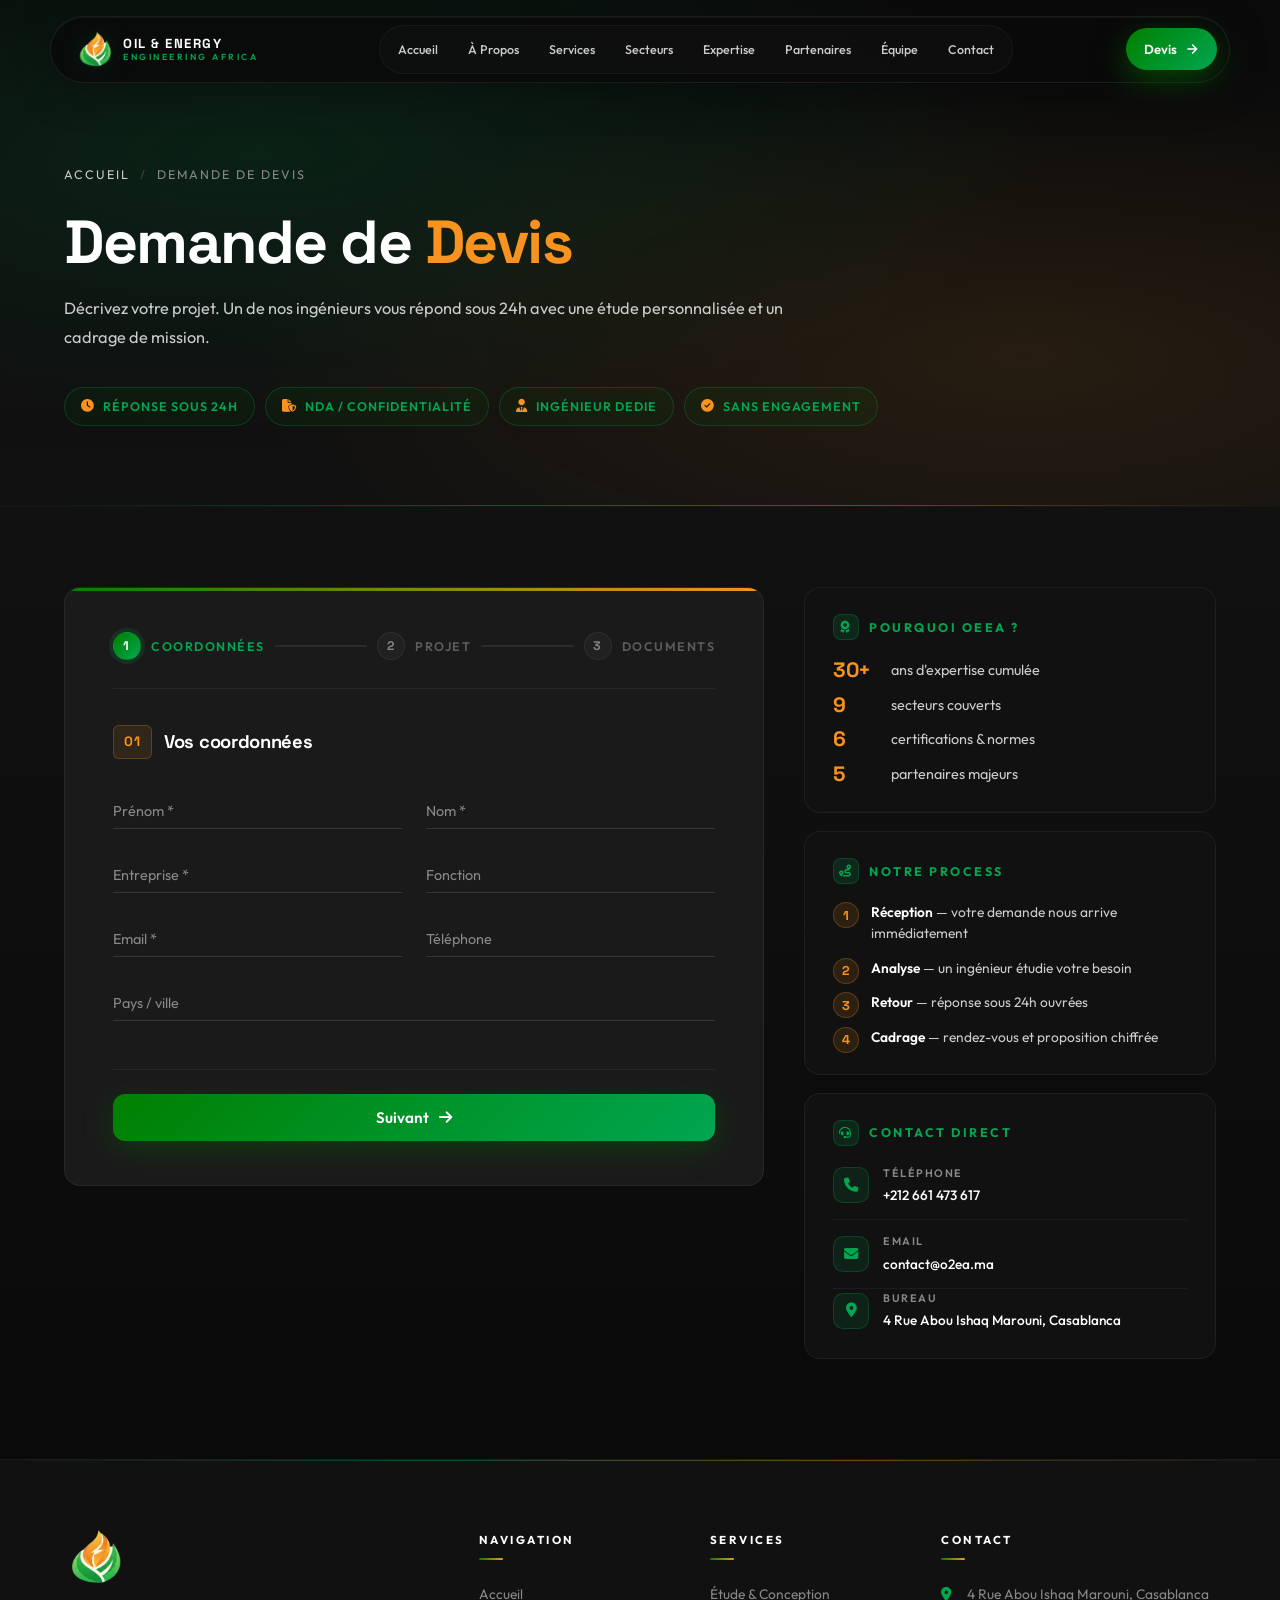
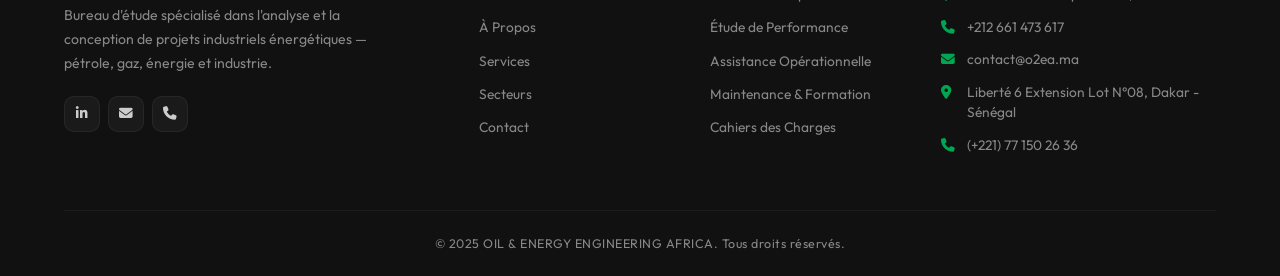
<file: devis.html>
<!DOCTYPE html>
<html lang="fr">
<head>
    <meta charset="UTF-8">
    <meta name="viewport" content="width=device-width, initial-scale=1.0">
    <title>Demande de Devis - OIL & ENERGY ENGINEERING AFRICA</title>
    <meta name="description" content="Demandez un devis personnalisé pour votre projet industriel énergétique. Réponse sous 24h par un ingénieur OEEA.">
    <link rel="icon" type="image/png" href="logo.png">
    <link rel="apple-touch-icon" href="logo.png">
    <link rel="stylesheet" href="styles.css">
    <link href="https://fonts.googleapis.com/css2?family=Outfit:wght@300;400;500;600;700;800;900&family=Space+Grotesk:wght@500;600;700&display=swap" rel="stylesheet">
    <link rel="stylesheet" href="assets/fontawesome/css/all.min.css">
</head>
<body class="subpage">
    <!-- Navigation -->
    <nav id="navbar" class="navbar navbar-solid" aria-label="Navigation principale">
        <div class="nav-container">
            <a href="index.html" class="nav-logo" aria-label="OEEA - Retour à l'accueil">
                <img src="logo.png" alt="" class="nav-logo-img">
                <div class="nav-logo-text">
                    <span class="nav-logo-main">OIL &amp; ENERGY</span>
                    <span class="nav-logo-sub">ENGINEERING AFRICA</span>
                </div>
            </a>
            <div class="nav-menu" id="navMenu">
                <span class="nav-indicator" id="navIndicator" aria-hidden="true"></span>
                <a href="index.html#accueil" class="nav-link">Accueil</a>
                <a href="index.html#apropos" class="nav-link">À Propos</a>
                <a href="services.html" class="nav-link">Services</a>
                <a href="index.html#secteurs" class="nav-link">Secteurs</a>
                <a href="index.html#expertise" class="nav-link">Expertise</a>
                <a href="index.html#partenaires" class="nav-link">Partenaires</a>
                <a href="index.html#equipe" class="nav-link">Équipe</a>
                <a href="index.html#contact" class="nav-link">Contact</a>
                <a href="devis.html" class="nav-drawer-cta active">
                    <span>Demander un devis</span>
                    <svg viewBox="0 0 24 24" width="14" height="14" fill="none" stroke="currentColor" stroke-width="2.5" stroke-linecap="round" stroke-linejoin="round" aria-hidden="true"><path d="M5 12h14M13 5l7 7-7 7"/></svg>
                </a>
            </div>
            <a href="devis.html" class="nav-cta active-cta">
                <span>Devis</span>
                <svg viewBox="0 0 24 24" width="14" height="14" fill="none" stroke="currentColor" stroke-width="2.5" stroke-linecap="round" stroke-linejoin="round" aria-hidden="true"><path d="M5 12h14M13 5l7 7-7 7"/></svg>
            </a>
            <button class="nav-toggle" id="navToggle" aria-label="Ouvrir le menu" aria-expanded="false">
                <span></span><span></span>
            </button>
        </div>
    </nav>

    <!-- Subpage Hero -->
    <section class="subpage-hero">
        <div class="subpage-hero-bg"></div>
        <div class="container">
            <nav class="breadcrumb" aria-label="Fil d'Ariane">
                <a href="index.html">Accueil</a>
                <span class="breadcrumb-sep">/</span>
                <span>Demande de devis</span>
            </nav>
            <h1 class="subpage-title">Demande de <span class="text-accent">Devis</span></h1>
            <p class="subpage-subtitle">
                Décrivez votre projet. Un de nos ingénieurs vous répond sous 24h avec une étude personnalisée
                et un cadrage de mission.
            </p>
            <div class="devis-badges">
                <span class="devis-badge"><i class="fas fa-clock" aria-hidden="true"></i> Réponse sous 24h</span>
                <span class="devis-badge"><i class="fas fa-file-shield" aria-hidden="true"></i> NDA / Confidentialité</span>
                <span class="devis-badge"><i class="fas fa-user-tie" aria-hidden="true"></i> Ingénieur dedie</span>
                <span class="devis-badge"><i class="fas fa-circle-check" aria-hidden="true"></i> Sans engagement</span>
            </div>
        </div>
    </section>

    <!-- Devis form section -->
    <section class="devis-section">
        <div class="container">
            <div class="devis-grid">
                <!-- Form -->
                <div class="devis-form-card" data-animate="fade-up">
                    <form class="devis-form" id="devisForm" action="https://formsubmit.co/contact@o2ea.ma" method="POST" novalidate>
                        <input type="hidden" name="_subject" value="[Devis OEEA] Nouvelle demande de devis">
                        <input type="hidden" name="_next" value="https://o2ea.ma/merci.html">
                        <input type="hidden" name="_captcha" value="false">
                        <input type="hidden" name="_template" value="table">
                        <input type="text" name="_honey" style="display:none" tabindex="-1" autocomplete="off">
                        <!-- Step indicator -->
                        <div class="devis-progress">
                            <button type="button" class="devis-progress-step active" data-step-indicator="1"><span>1</span> Coordonnées</button>
                            <div class="devis-progress-line"></div>
                            <button type="button" class="devis-progress-step" data-step-indicator="2"><span>2</span> Projet</button>
                            <div class="devis-progress-line"></div>
                            <button type="button" class="devis-progress-step" data-step-indicator="3"><span>3</span> Documents</button>
                        </div>

                        <!-- STEP 1 -->
                        <div class="devis-step active" data-step="1">
                            <fieldset class="devis-fieldset">
                                <legend><span class="devis-leg-num">01</span> Vos coordonnées</legend>
                                <div class="devis-fields-grid">
                                    <div class="form-group">
                                        <input type="text" id="d-firstname" name="firstname" required placeholder=" " autocomplete="given-name">
                                        <label for="d-firstname">Prénom *</label>
                                        <span class="form-line"></span>
                                    </div>
                                    <div class="form-group">
                                        <input type="text" id="d-lastname" name="lastname" required placeholder=" " autocomplete="family-name">
                                        <label for="d-lastname">Nom *</label>
                                        <span class="form-line"></span>
                                    </div>
                                    <div class="form-group">
                                        <input type="text" id="d-company" name="company" required placeholder=" " autocomplete="organization">
                                        <label for="d-company">Entreprise *</label>
                                        <span class="form-line"></span>
                                    </div>
                                    <div class="form-group">
                                        <input type="text" id="d-role" name="role" placeholder=" " autocomplete="organization-title">
                                        <label for="d-role">Fonction</label>
                                        <span class="form-line"></span>
                                    </div>
                                    <div class="form-group">
                                        <input type="email" id="d-email" name="email" required placeholder=" " autocomplete="email">
                                        <label for="d-email">Email *</label>
                                        <span class="form-line"></span>
                                    </div>
                                    <div class="form-group">
                                        <input type="tel" id="d-phone" name="phone" placeholder=" " autocomplete="tel">
                                        <label for="d-phone">Téléphone</label>
                                        <span class="form-line"></span>
                                    </div>
                                    <div class="form-group form-group-full">
                                        <input type="text" id="d-country" name="country" placeholder=" " autocomplete="country-name">
                                        <label for="d-country">Pays / ville</label>
                                        <span class="form-line"></span>
                                    </div>
                                </div>
                            </fieldset>
                            <div class="devis-step-nav">
                                <button type="button" class="btn btn-primary devis-next" data-magnetic>
                                    <span>Suivant</span>
                                    <i class="fas fa-arrow-right" aria-hidden="true"></i>
                                </button>
                            </div>
                        </div>

                        <!-- STEP 2 -->
                        <div class="devis-step" data-step="2">
                            <fieldset class="devis-fieldset">
                                <legend><span class="devis-leg-num">02</span> Votre projet</legend>
                                <div class="devis-fields-grid">
                                    <div class="form-group form-group-full has-select">
                                        <select id="d-service" name="service" required>
                                            <option value="" disabled selected></option>
                                            <option>Faisabilité, Étude &amp; Conception</option>
                                            <option>Étude de Performance</option>
                                            <option>Assistance Opérationnelle</option>
                                            <option>Maintenance &amp; Formation</option>
                                            <option>Cahiers des Charges</option>
                                            <option>Autre / plusieurs services</option>
                                        </select>
                                        <label for="d-service">Service concerné *</label>
                                        <span class="form-line"></span>
                                    </div>
                                    <div class="form-group form-group-full has-select">
                                        <select id="d-sector" name="sector" required>
                                            <option value="" disabled selected></option>
                                            <option>Pétrole &amp; Gaz</option>
                                            <option>Industrie Manufacturière</option>
                                            <option>Mines &amp; Carrières</option>
                                            <option>Bâtiments &amp; Infrastructures</option>
                                            <option>Industrie Chimique</option>
                                            <option>Énergie</option>
                                            <option>Agroalimentaire</option>
                                            <option>Environnement</option>
                                            <option>Ports &amp; Logistique</option>
                                        </select>
                                        <label for="d-sector">Secteur d'activité *</label>
                                        <span class="form-line"></span>
                                    </div>
                                    <div class="form-group form-group-full">
                                        <textarea id="d-desc" name="desc" rows="5" required placeholder=" "></textarea>
                                        <label for="d-desc">Décrivez votre projet *</label>
                                        <span class="form-line"></span>
                                    </div>
                                    <div class="form-group has-select">
                                        <select id="d-budget" name="budget">
                                            <option value="" disabled selected></option>
                                            <option>&lt; 50 000 MAD</option>
                                            <option>50 000 - 200 000 MAD</option>
                                            <option>200 000 - 1 000 000 MAD</option>
                                            <option>&gt; 1 000 000 MAD</option>
                                            <option>À discuter</option>
                                        </select>
                                        <label for="d-budget">Budget estimé</label>
                                        <span class="form-line"></span>
                                    </div>
                                    <div class="form-group">
                                        <input type="date" id="d-deadline" name="deadline" placeholder=" ">
                                        <label for="d-deadline" class="label-static">Échéance souhaitée</label>
                                        <span class="form-line"></span>
                                    </div>
                                </div>
                            </fieldset>
                            <div class="devis-step-nav">
                                <button type="button" class="btn btn-outline devis-prev">
                                    <i class="fas fa-arrow-left" aria-hidden="true"></i>
                                    <span>Précédent</span>
                                </button>
                                <button type="button" class="btn btn-primary devis-next" data-magnetic>
                                    <span>Suivant</span>
                                    <i class="fas fa-arrow-right" aria-hidden="true"></i>
                                </button>
                            </div>
                        </div>

                        <!-- STEP 3 -->
                        <div class="devis-step" data-step="3">
                            <fieldset class="devis-fieldset">
                                <legend><span class="devis-leg-num">03</span> Documents <span class="devis-leg-note">(optionnel)</span></legend>
                                <label class="devis-upload" id="devisUpload">
                                    <input type="file" id="d-files" multiple aria-label="Joindre des fichiers">
                                    <input type="hidden" name="filenames" id="d-filenames">
                                    <div class="devis-upload-inner">
                                        <div class="devis-upload-icon"><i class="fas fa-cloud-arrow-up" aria-hidden="true"></i></div>
                                        <span class="devis-upload-title">Glissez vos fichiers ici ou cliquez pour parcourir</span>
                                        <small>PDF, DOCX, XLSX, DWG &mdash; 10 MB max / fichier</small>
                                    </div>
                                    <div class="devis-upload-files" id="devisUploadFiles"></div>
                                </label>
                            </fieldset>

                            <div class="devis-consent">
                                <label>
                                    <input type="checkbox" required id="d-consent">
                                    <span>J'accepte la <a href="#">politique de confidentialité</a> et le traitement de mes données par OEEA.</span>
                                </label>
                            </div>

                            <div class="devis-step-nav">
                                <button type="button" class="btn btn-outline devis-prev">
                                    <i class="fas fa-arrow-left" aria-hidden="true"></i>
                                    <span>Précédent</span>
                                </button>
                                <button type="submit" class="btn btn-primary" data-magnetic>
                                    <span>Envoyer ma demande</span>
                                    <i class="fas fa-paper-plane" aria-hidden="true"></i>
                                </button>
                            </div>
                            <p class="devis-submit-note"><i class="fas fa-lock" aria-hidden="true"></i> Vos données restent confidentielles et ne sont jamais partagees.</p>
                        </div>
                    </form>
                </div>

                <!-- Sidebar -->
                <aside class="devis-sidebar">
                    <div class="devis-side-card" data-animate="fade-up" data-delay="100">
                        <h4><i class="fas fa-award" aria-hidden="true"></i> Pourquoi OEEA ?</h4>
                        <ul class="devis-reasons">
                            <li><span class="devis-reason-num">30+</span> ans d'expertise cumulée</li>
                            <li><span class="devis-reason-num">9</span> secteurs couverts</li>
                            <li><span class="devis-reason-num">6</span> certifications &amp; normes</li>
                            <li><span class="devis-reason-num">5</span> partenaires majeurs</li>
                        </ul>
                    </div>

                    <div class="devis-side-card" data-animate="fade-up" data-delay="160">
                        <h4><i class="fas fa-route" aria-hidden="true"></i> Notre process</h4>
                        <ol class="devis-steps">
                            <li><strong>Réception</strong> &mdash; votre demande nous arrive immédiatement</li>
                            <li><strong>Analyse</strong> &mdash; un ingénieur étudie votre besoin</li>
                            <li><strong>Retour</strong> &mdash; réponse sous 24h ouvrées</li>
                            <li><strong>Cadrage</strong> &mdash; rendez-vous et proposition chiffrée</li>
                        </ol>
                    </div>

                    <div class="devis-side-card devis-side-contact" data-animate="fade-up" data-delay="220">
                        <h4><i class="fas fa-headset" aria-hidden="true"></i> Contact direct</h4>
                        <a href="tel:+212661473617" class="devis-contact-item">
                            <i class="fas fa-phone" aria-hidden="true"></i>
                            <div>
                                <span class="devis-contact-label">Téléphone</span>
                                <strong>+212 661 473 617</strong>
                            </div>
                        </a>
                        <a href="mailto:contact@o2ea.ma" class="devis-contact-item">
                            <i class="fas fa-envelope" aria-hidden="true"></i>
                            <div>
                                <span class="devis-contact-label">Email</span>
                                <strong>contact@o2ea.ma</strong>
                            </div>
                        </a>
                        <div class="devis-contact-item">
                            <i class="fas fa-location-dot" aria-hidden="true"></i>
                            <div>
                                <span class="devis-contact-label">Bureau</span>
                                <strong>4 Rue Abou Ishaq Marouni, Casablanca</strong>
                            </div>
                        </div>
                    </div>
                </aside>
            </div>
        </div>
    </section>

    <!-- Footer -->
    <footer class="footer">
        <div class="container">
            <div class="footer-grid">
                <div class="footer-brand">
                    <img src="logo.png" alt="OEEA" class="footer-logo-img">
                    <p>Bureau d'étude spécialisé dans l'analyse et la conception de projets industriels énergétiques &mdash; pétrole, gaz, énergie et industrie.</p>
                    <div class="footer-socials">
                        <a href="#" aria-label="LinkedIn"><i class="fab fa-linkedin-in" aria-hidden="true"></i></a>
                        <a href="#" aria-label="Email"><i class="fas fa-envelope" aria-hidden="true"></i></a>
                        <a href="#" aria-label="Téléphone"><i class="fas fa-phone" aria-hidden="true"></i></a>
                    </div>
                </div>
                <div class="footer-links">
                    <h4>Navigation</h4>
                    <a href="index.html#accueil">Accueil</a>
                    <a href="index.html#apropos">À Propos</a>
                    <a href="services.html">Services</a>
                    <a href="index.html#secteurs">Secteurs</a>
                    <a href="index.html#contact">Contact</a>
                </div>
                <div class="footer-links">
                    <h4>Services</h4>
                    <a href="services.html#faisabilite">Étude &amp; Conception</a>
                    <a href="services.html#performance">Étude de Performance</a>
                    <a href="services.html#assistance">Assistance Opérationnelle</a>
                    <a href="services.html#maintenance">Maintenance &amp; Formation</a>
                    <a href="services.html#cahiers">Cahiers des Charges</a>
                </div>
                <div class="footer-contact">
                    <h4>Contact</h4>
                    <p><i class="fas fa-map-marker-alt" aria-hidden="true"></i> 4 Rue Abou Ishaq Marouni, Casablanca</p>
                    <p><i class="fas fa-phone" aria-hidden="true"></i> +212 661 473 617</p>
                    <p><i class="fas fa-envelope" aria-hidden="true"></i> contact@o2ea.ma</p>
                    <p><i class="fas fa-map-marker-alt" aria-hidden="true"></i> Liberté 6 Extension Lot N°08, Dakar - Sénégal</p>
                    <p><i class="fas fa-phone" aria-hidden="true"></i> (+221) 77 150 26 36</p>
                </div>
            </div>
            <div class="footer-bottom">
                <p>&copy; 2025 OIL &amp; ENERGY ENGINEERING AFRICA. Tous droits réservés.</p>
            </div>
        </div>
    </footer>

    <a href="#" id="backToTop" class="back-to-top" aria-label="Retour en haut">
        <i class="fas fa-chevron-up" aria-hidden="true"></i>
    </a>

    <script src="script.js?v=5"></script>
    <script>
        (function() {
            const form = document.getElementById('devisForm');
            if (!form) return;

            const steps = form.querySelectorAll('.devis-step');
            const indicators = form.querySelectorAll('.devis-progress-step');
            const lines = form.querySelectorAll('.devis-progress-line');
            const nextBtns = form.querySelectorAll('.devis-next');
            const prevBtns = form.querySelectorAll('.devis-prev');
            const formCard = form.closest('.devis-form-card');
            const totalSteps = steps.length;
            let currentStep = 1;
            let maxReached = 1;

            const fileInput = document.getElementById('d-files');
            const fileList = document.getElementById('devisUploadFiles');
            const uploadLabel = document.getElementById('devisUpload');

            function updateIndicators() {
                indicators.forEach((ind, i) => {
                    const n = i + 1;
                    ind.classList.remove('active', 'completed');
                    if (n < currentStep) ind.classList.add('completed');
                    else if (n === currentStep) ind.classList.add('active');
                    ind.dataset.locked = (n > maxReached) ? 'true' : 'false';
                });
                lines.forEach((line, i) => {
                    line.classList.toggle('completed', i < currentStep - 1);
                });
            }

            function showStep(step, { scroll = true } = {}) {
                steps.forEach(s => s.classList.remove('active'));
                const target = form.querySelector(`.devis-step[data-step="${step}"]`);
                if (!target) return;
                target.classList.add('active');
                currentStep = step;
                if (step > maxReached) maxReached = step;
                updateIndicators();
                if (scroll && formCard) {
                    const rect = formCard.getBoundingClientRect();
                    if (rect.top < 80 || rect.top > window.innerHeight * 0.3) {
                        window.scrollTo({
                            top: window.scrollY + rect.top - 100,
                            behavior: 'smooth'
                        });
                    }
                }
                // Focus first field of new step
                const firstField = target.querySelector('input, select, textarea');
                if (firstField) setTimeout(() => firstField.focus({ preventScroll: true }), 300);
            }

            function validateStep(step) {
                const stepEl = form.querySelector(`.devis-step[data-step="${step}"]`);
                if (!stepEl) return true;
                const requiredFields = stepEl.querySelectorAll('[required]');
                let valid = true;
                let firstInvalid = null;
                requiredFields.forEach(field => {
                    let isInvalid = false;
                    const value = (field.value || '').trim();
                    if (!value) isInvalid = true;
                    else if (field.type === 'email' && !field.checkValidity()) isInvalid = true;
                    field.classList.toggle('invalid', isInvalid);
                    if (isInvalid) {
                        valid = false;
                        if (!firstInvalid) firstInvalid = field;
                    }
                });
                if (firstInvalid) firstInvalid.focus();
                return valid;
            }

            // Clear invalid state as user types
            form.addEventListener('input', (e) => {
                if (e.target.classList.contains('invalid')) {
                    e.target.classList.remove('invalid');
                }
            });
            form.addEventListener('change', (e) => {
                if (e.target.classList.contains('invalid')) {
                    e.target.classList.remove('invalid');
                }
            });

            nextBtns.forEach(btn => btn.addEventListener('click', () => {
                if (validateStep(currentStep) && currentStep < totalSteps) {
                    showStep(currentStep + 1);
                }
            }));

            prevBtns.forEach(btn => btn.addEventListener('click', () => {
                if (currentStep > 1) showStep(currentStep - 1);
            }));

            // Progress indicator click - jump to any reached step
            indicators.forEach((ind, i) => {
                ind.addEventListener('click', () => {
                    const target = i + 1;
                    if (target <= maxReached) showStep(target);
                });
            });

            // File input handling
            const fileNamesInput = document.getElementById('d-filenames');
            if (fileInput && fileList) {
                fileInput.addEventListener('change', () => {
                    fileList.innerHTML = '';
                    const names = [];
                    Array.from(fileInput.files).forEach(f => {
                        const chip = document.createElement('span');
                        chip.className = 'devis-file-chip';
                        chip.innerHTML = `<i class="fas fa-file" aria-hidden="true"></i> ${f.name}`;
                        fileList.appendChild(chip);
                        names.push(f.name);
                    });
                    if (fileNamesInput) fileNamesInput.value = names.join(', ');
                });
            }

            // Drag-and-drop visual
            if (uploadLabel) {
                ['dragenter', 'dragover'].forEach(evt =>
                    uploadLabel.addEventListener(evt, (e) => {
                        e.preventDefault();
                        uploadLabel.classList.add('dragging');
                    })
                );
                ['dragleave', 'drop'].forEach(evt =>
                    uploadLabel.addEventListener(evt, (e) => {
                        e.preventDefault();
                        uploadLabel.classList.remove('dragging');
                    })
                );
                uploadLabel.addEventListener('drop', (e) => {
                    if (e.dataTransfer && e.dataTransfer.files && fileInput) {
                        fileInput.files = e.dataTransfer.files;
                        fileInput.dispatchEvent(new Event('change'));
                    }
                });
            }

            // Submit handler (final step) — validate consent then let the form POST to FormSubmit
            form.addEventListener('submit', (e) => {
                const consent = document.getElementById('d-consent');
                const consentWrap = form.querySelector('.devis-consent');
                if (consent && !consent.checked) {
                    e.preventDefault();
                    consentWrap && consentWrap.classList.add('invalid');
                    consent.focus();
                    return;
                }
                consentWrap && consentWrap.classList.remove('invalid');

                const btn = form.querySelector('.devis-step[data-step="3"] button[type="submit"]');
                if (btn) {
                    btn.innerHTML = '<span>Envoi en cours...</span><i class="fas fa-circle-notch fa-spin" aria-hidden="true"></i>';
                    btn.disabled = true;
                    btn.style.opacity = '0.85';
                }
                // The form submits naturally to FormSubmit; no preventDefault.
            });

            // Init
            updateIndicators();
        })();
    </script>
</body>
</html>
</file>
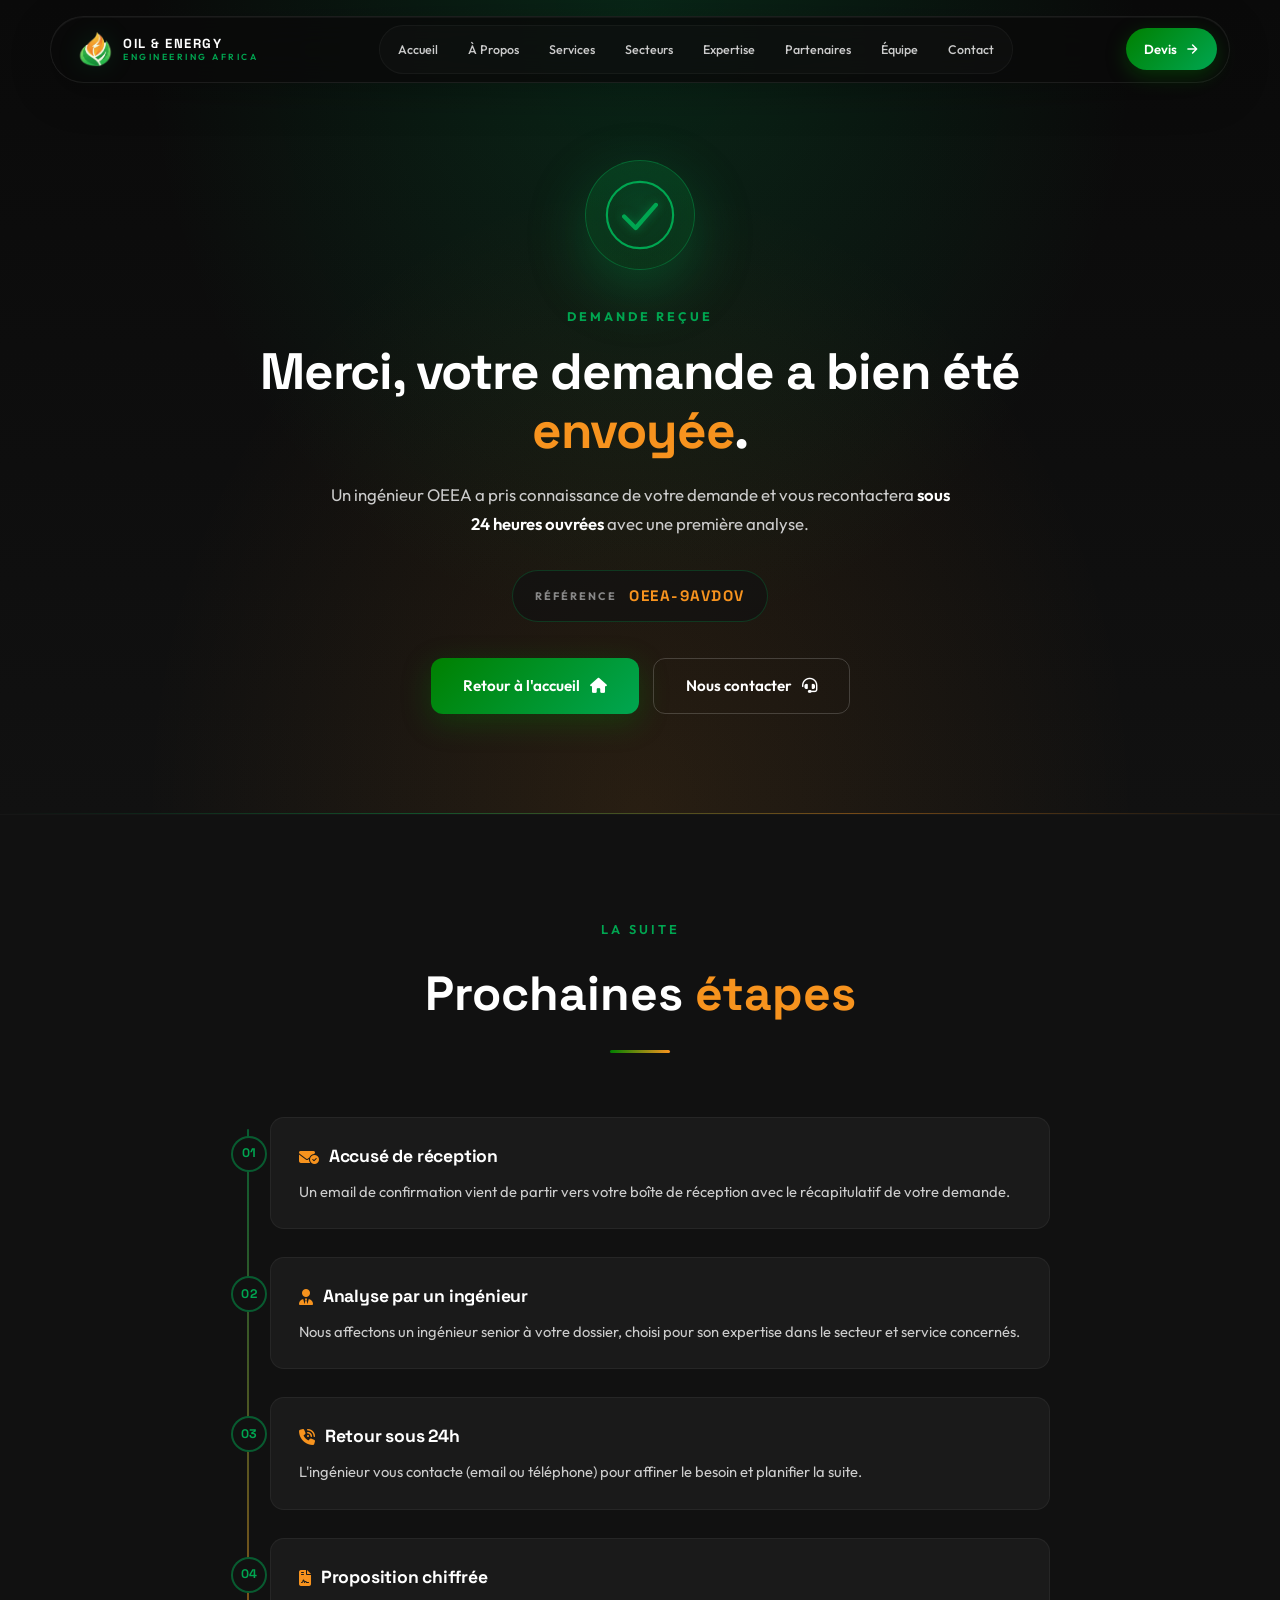
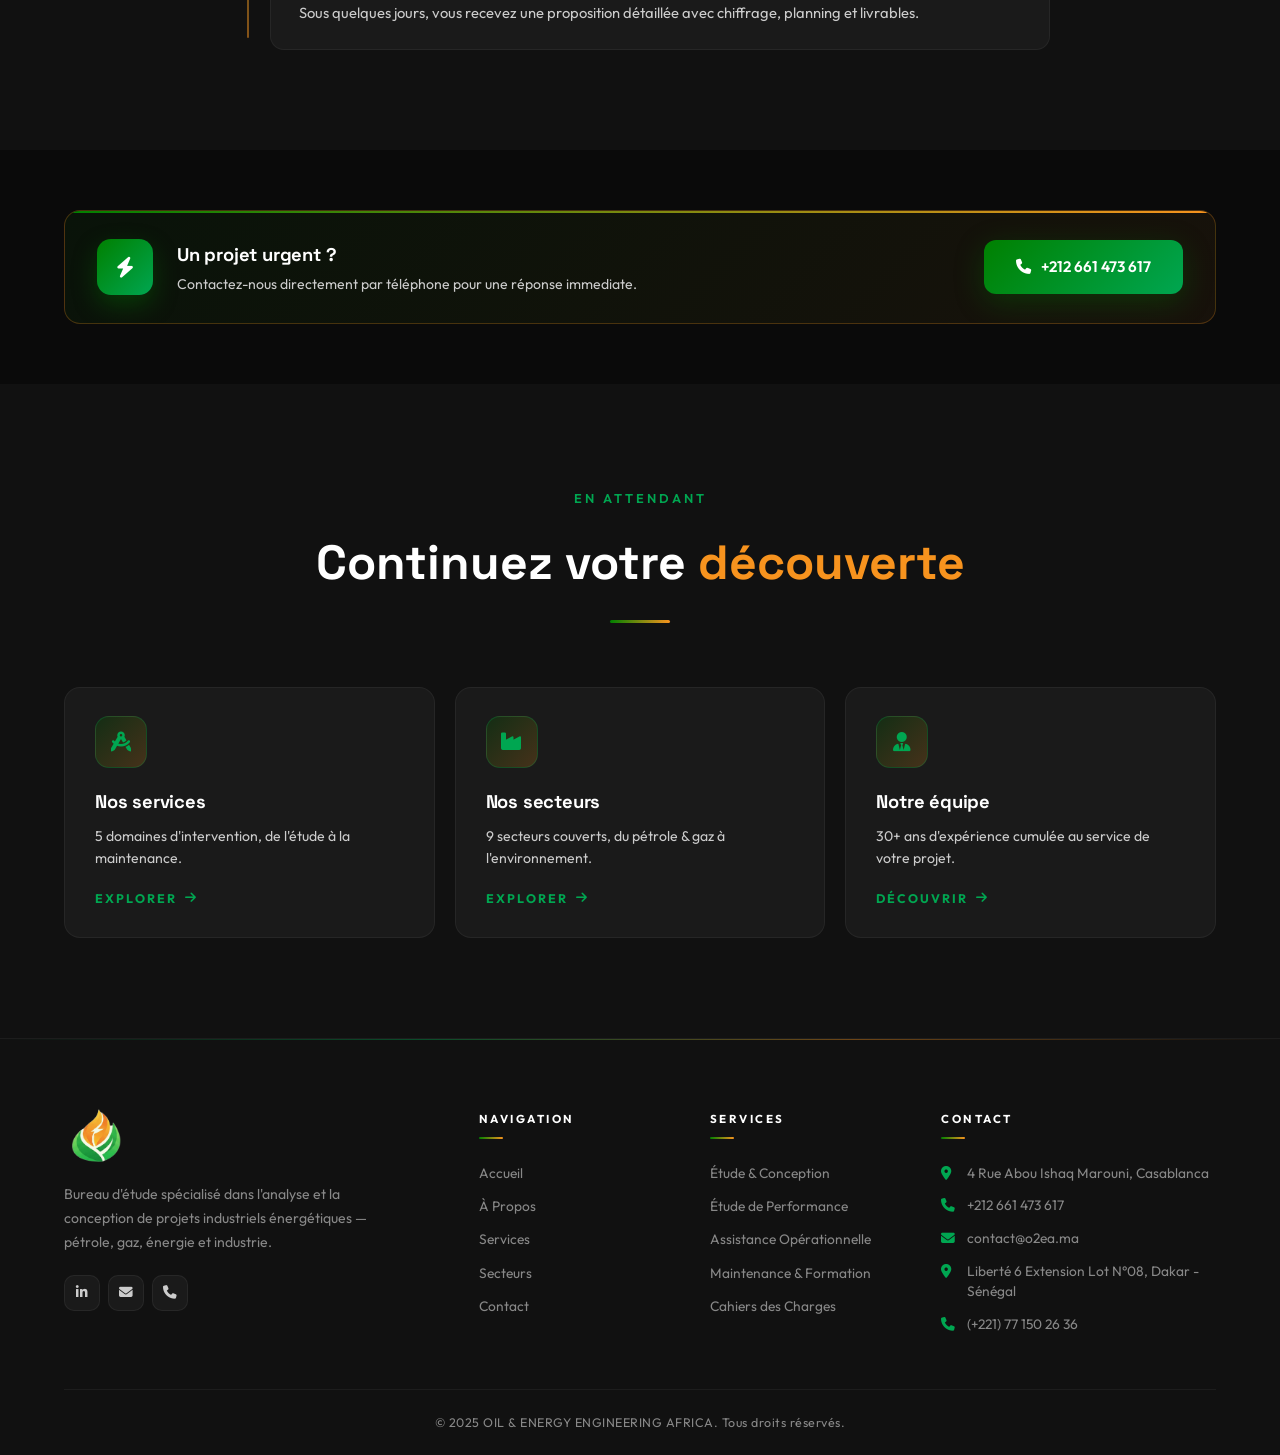
<file: merci.html>
<!DOCTYPE html>
<html lang="fr">
<head>
    <meta charset="UTF-8">
    <meta name="viewport" content="width=device-width, initial-scale=1.0">
    <title>Merci - Demande reçue - OIL & ENERGY ENGINEERING AFRICA</title>
    <meta name="description" content="Votre demande de devis a bien été reçue. Un ingénieur OEEA vous contactera sous 24h.">
    <meta name="robots" content="noindex">
    <link rel="icon" type="image/png" href="logo.png">
    <link rel="apple-touch-icon" href="logo.png">
    <link rel="stylesheet" href="styles.css">
    <link href="https://fonts.googleapis.com/css2?family=Outfit:wght@300;400;500;600;700;800;900&family=Space+Grotesk:wght@500;600;700&display=swap" rel="stylesheet">
    <link rel="stylesheet" href="assets/fontawesome/css/all.min.css">
</head>
<body class="subpage">
    <nav id="navbar" class="navbar navbar-solid" aria-label="Navigation principale">
        <div class="nav-container">
            <a href="index.html" class="nav-logo" aria-label="OEEA - Retour à l'accueil">
                <img src="logo.png" alt="" class="nav-logo-img">
                <div class="nav-logo-text">
                    <span class="nav-logo-main">OIL &amp; ENERGY</span>
                    <span class="nav-logo-sub">ENGINEERING AFRICA</span>
                </div>
            </a>
            <div class="nav-menu" id="navMenu">
                <span class="nav-indicator" id="navIndicator" aria-hidden="true"></span>
                <a href="index.html#accueil" class="nav-link">Accueil</a>
                <a href="index.html#apropos" class="nav-link">À Propos</a>
                <a href="services.html" class="nav-link">Services</a>
                <a href="secteurs.html" class="nav-link">Secteurs</a>
                <a href="index.html#expertise" class="nav-link">Expertise</a>
                <a href="index.html#partenaires" class="nav-link">Partenaires</a>
                <a href="index.html#equipe" class="nav-link">Équipe</a>
                <a href="index.html#contact" class="nav-link">Contact</a>
                <a href="devis.html" class="nav-drawer-cta">
                    <span>Demander un devis</span>
                    <svg viewBox="0 0 24 24" width="14" height="14" fill="none" stroke="currentColor" stroke-width="2.5" stroke-linecap="round" stroke-linejoin="round" aria-hidden="true"><path d="M5 12h14M13 5l7 7-7 7"/></svg>
                </a>
            </div>
            <a href="devis.html" class="nav-cta" data-magnetic>
                <span>Devis</span>
                <svg viewBox="0 0 24 24" width="14" height="14" fill="none" stroke="currentColor" stroke-width="2.5" stroke-linecap="round" stroke-linejoin="round" aria-hidden="true"><path d="M5 12h14M13 5l7 7-7 7"/></svg>
            </a>
            <button class="nav-toggle" id="navToggle" aria-label="Ouvrir le menu" aria-expanded="false">
                <span></span><span></span>
            </button>
        </div>
    </nav>

    <!-- Thanks hero -->
    <section class="thanks-hero">
        <div class="thanks-hero-bg"></div>
        <div class="container">
            <div class="thanks-icon" aria-hidden="true">
                <svg viewBox="0 0 100 100" class="thanks-check">
                    <circle class="thanks-check-circle" cx="50" cy="50" r="46" fill="none" />
                    <path class="thanks-check-path" d="M28 52 L44 68 L72 36" fill="none" />
                </svg>
            </div>
            <span class="thanks-eyebrow">Demande reçue</span>
            <h1 class="thanks-title">Merci, votre demande a bien été <span class="text-accent">envoyée</span>.</h1>
            <p class="thanks-subtitle">
                Un ingénieur OEEA a pris connaissance de votre demande et vous recontactera
                <strong>sous 24 heures ouvrées</strong> avec une première analyse.
            </p>
            <div class="thanks-ref" id="thanksRef">
                <span class="thanks-ref-label">Référence</span>
                <strong class="thanks-ref-code">OEEA-&mdash;&mdash;</strong>
            </div>
            <div class="thanks-actions">
                <a href="index.html" class="btn btn-primary" data-magnetic>
                    <span>Retour à l'accueil</span>
                    <i class="fas fa-home" aria-hidden="true"></i>
                </a>
                <a href="index.html#contact" class="btn btn-outline">
                    <span>Nous contacter</span>
                    <i class="fas fa-headset" aria-hidden="true"></i>
                </a>
            </div>
        </div>
    </section>

    <!-- Next steps timeline -->
    <section class="thanks-next">
        <div class="container">
            <div class="section-header" data-animate="fade-up">
                <span class="section-tag">La suite</span>
                <h2 class="section-title">Prochaines <span class="text-accent">étapes</span></h2>
                <div class="section-line"></div>
            </div>

            <div class="thanks-timeline">
                <div class="thanks-timeline-item" data-animate="fade-up" data-delay="0">
                    <div class="thanks-timeline-num">01</div>
                    <div class="thanks-timeline-body">
                        <h3><i class="fas fa-envelope-circle-check" aria-hidden="true"></i> Accusé de réception</h3>
                        <p>Un email de confirmation vient de partir vers votre boîte de réception avec le récapitulatif de votre demande.</p>
                    </div>
                </div>
                <div class="thanks-timeline-item" data-animate="fade-up" data-delay="120">
                    <div class="thanks-timeline-num">02</div>
                    <div class="thanks-timeline-body">
                        <h3><i class="fas fa-user-tie" aria-hidden="true"></i> Analyse par un ingénieur</h3>
                        <p>Nous affectons un ingénieur senior à votre dossier, choisi pour son expertise dans le secteur et service concernés.</p>
                    </div>
                </div>
                <div class="thanks-timeline-item" data-animate="fade-up" data-delay="240">
                    <div class="thanks-timeline-body">
                        <div class="thanks-timeline-num">03</div>
                        <h3><i class="fas fa-phone-volume" aria-hidden="true"></i> Retour sous 24h</h3>
                        <p>L'ingénieur vous contacte (email ou téléphone) pour affiner le besoin et planifier la suite.</p>
                    </div>
                </div>
                <div class="thanks-timeline-item" data-animate="fade-up" data-delay="360">
                    <div class="thanks-timeline-body">
                        <div class="thanks-timeline-num">04</div>
                        <h3><i class="fas fa-file-contract" aria-hidden="true"></i> Proposition chiffrée</h3>
                        <p>Sous quelques jours, vous recevez une proposition détaillée avec chiffrage, planning et livrables.</p>
                    </div>
                </div>
            </div>
        </div>
    </section>

    <!-- Urgent contact -->
    <section class="thanks-urgent">
        <div class="container">
            <div class="thanks-urgent-inner" data-animate="fade-up">
                <div class="thanks-urgent-icon"><i class="fas fa-bolt" aria-hidden="true"></i></div>
                <div class="thanks-urgent-text">
                    <h3>Un projet urgent ?</h3>
                    <p>Contactez-nous directement par téléphone pour une réponse immediate.</p>
                </div>
                <a href="tel:+212661473617" class="btn btn-primary" data-magnetic>
                    <i class="fas fa-phone" aria-hidden="true"></i>
                    <span>+212 661 473 617</span>
                </a>
            </div>
        </div>
    </section>

    <!-- Continue exploring -->
    <section class="thanks-explore">
        <div class="container">
            <div class="section-header" data-animate="fade-up">
                <span class="section-tag">En attendant</span>
                <h2 class="section-title">Continuez votre <span class="text-accent">découverte</span></h2>
                <div class="section-line"></div>
            </div>

            <div class="thanks-cards">
                <a href="services.html" class="thanks-card" data-animate="fade-up" data-delay="0">
                    <div class="thanks-card-icon"><i class="fas fa-drafting-compass" aria-hidden="true"></i></div>
                    <h3>Nos services</h3>
                    <p>5 domaines d'intervention, de l'étude à la maintenance.</p>
                    <span class="thanks-card-cta">Explorer <i class="fas fa-arrow-right" aria-hidden="true"></i></span>
                </a>
                <a href="secteurs.html" class="thanks-card" data-animate="fade-up" data-delay="120">
                    <div class="thanks-card-icon"><i class="fas fa-industry" aria-hidden="true"></i></div>
                    <h3>Nos secteurs</h3>
                    <p>9 secteurs couverts, du pétrole &amp; gaz à l'environnement.</p>
                    <span class="thanks-card-cta">Explorer <i class="fas fa-arrow-right" aria-hidden="true"></i></span>
                </a>
                <a href="index.html#equipe" class="thanks-card" data-animate="fade-up" data-delay="240">
                    <div class="thanks-card-icon"><i class="fas fa-user-tie" aria-hidden="true"></i></div>
                    <h3>Notre équipe</h3>
                    <p>30+ ans d'expérience cumulée au service de votre projet.</p>
                    <span class="thanks-card-cta">Découvrir <i class="fas fa-arrow-right" aria-hidden="true"></i></span>
                </a>
            </div>
        </div>
    </section>

    <!-- Footer -->
    <footer class="footer">
        <div class="container">
            <div class="footer-grid">
                <div class="footer-brand">
                    <img src="logo.png" alt="OEEA" class="footer-logo-img">
                    <p>Bureau d'étude spécialisé dans l'analyse et la conception de projets industriels énergétiques &mdash; pétrole, gaz, énergie et industrie.</p>
                    <div class="footer-socials">
                        <a href="#" aria-label="LinkedIn"><i class="fab fa-linkedin-in" aria-hidden="true"></i></a>
                        <a href="#" aria-label="Email"><i class="fas fa-envelope" aria-hidden="true"></i></a>
                        <a href="#" aria-label="Téléphone"><i class="fas fa-phone" aria-hidden="true"></i></a>
                    </div>
                </div>
                <div class="footer-links">
                    <h4>Navigation</h4>
                    <a href="index.html#accueil">Accueil</a>
                    <a href="index.html#apropos">À Propos</a>
                    <a href="services.html">Services</a>
                    <a href="secteurs.html">Secteurs</a>
                    <a href="index.html#contact">Contact</a>
                </div>
                <div class="footer-links">
                    <h4>Services</h4>
                    <a href="services.html#faisabilite">Étude &amp; Conception</a>
                    <a href="services.html#performance">Étude de Performance</a>
                    <a href="services.html#assistance">Assistance Opérationnelle</a>
                    <a href="services.html#maintenance">Maintenance &amp; Formation</a>
                    <a href="services.html#cahiers">Cahiers des Charges</a>
                </div>
                <div class="footer-contact">
                    <h4>Contact</h4>
                    <p><i class="fas fa-map-marker-alt" aria-hidden="true"></i> 4 Rue Abou Ishaq Marouni, Casablanca</p>
                    <p><i class="fas fa-phone" aria-hidden="true"></i> +212 661 473 617</p>
                    <p><i class="fas fa-envelope" aria-hidden="true"></i> contact@o2ea.ma</p>
                    <p><i class="fas fa-map-marker-alt" aria-hidden="true"></i> Liberté 6 Extension Lot N°08, Dakar - Sénégal</p>
                    <p><i class="fas fa-phone" aria-hidden="true"></i> (+221) 77 150 26 36</p>
                </div>
            </div>
            <div class="footer-bottom">
                <p>&copy; 2025 OIL &amp; ENERGY ENGINEERING AFRICA. Tous droits réservés.</p>
            </div>
        </div>
    </footer>

    <a href="#" id="backToTop" class="back-to-top" aria-label="Retour en haut">
        <i class="fas fa-chevron-up" aria-hidden="true"></i>
    </a>

    <script src="script.js?v=5"></script>
    <script>
        // Pull ref from sessionStorage (set on devis submit), or generate a fresh one
        (function() {
            let ref = null;
            try { ref = sessionStorage.getItem('devisRef'); } catch (e) {}
            if (!ref) {
                ref = 'OEEA-' + Date.now().toString(36).toUpperCase().slice(-6);
            }
            const el = document.querySelector('.thanks-ref-code');
            if (el) el.textContent = ref;
            try { sessionStorage.removeItem('devisRef'); } catch (e) {}
        })();
    </script>
</body>
</html>
</file>
<file: styles.css>
/* ===== RESET & BASE ===== */
*, *::before, *::after { margin: 0; padding: 0; box-sizing: border-box; }

:root {
    --green: #008000;
    --green-light: #00a651;
    --green-dark: #005a00;
    --orange: #f7931e;
    --gold: #ffcc00;
    --dark: #0a0a0a;
    --dark-2: #111111;
    --dark-3: #1a1a1a;
    --dark-4: #222222;
    --gray: #888888;
    --gray-light: #cccccc;
    --white: #ffffff;
    --font: 'Outfit', sans-serif;
    --font-display: 'Space Grotesk', sans-serif;
    --transition: 0.4s cubic-bezier(0.25, 0.46, 0.45, 0.94);
    --shadow: 0 20px 60px rgba(0, 0, 0, 0.3);
    --radius: 16px;
}

html {
    scroll-behavior: smooth;
    scroll-padding-top: 80px;
    overflow-x: clip;
    width: 100%;
}

body {
    font-family: var(--font);
    background: var(--dark);
    color: var(--white);
    line-height: 1.7;
    overflow-x: clip;
    width: 100%;
    max-width: 100vw;
    position: relative;
}

/* Force any direct child of body to respect viewport width on mobile */
body > * { max-width: 100vw; }

a { text-decoration: none; color: inherit; }
img { max-width: 100%; display: block; }

.container { max-width: 1200px; margin: 0 auto; padding: 0 24px; }


/* ===== LOADING ANIMATION (logo + loading bar) ===== */
#preloader {
    position: fixed; inset: 0; background: var(--dark);
    z-index: 10000; display: flex; align-items: center; justify-content: center;
}

.opener {
    position: relative; z-index: 3;
    display: flex; flex-direction: column; align-items: center;
    gap: 24px;
}

.opener-logo-group {
    display: flex; align-items: center; gap: 20px;
    opacity: 0; transform: scale(0.8);
    animation: openerLogoIn 1s cubic-bezier(0.16, 1, 0.3, 1) 0.3s forwards;
}

.opener-logo {
    width: 90px; height: auto;
    filter: drop-shadow(0 0 30px rgba(0, 166, 81, 0.3));
}

.opener-text { display: flex; flex-direction: column; }

.opener-line {
    display: block; opacity: 0;
    transform: translateX(-20px);
    font-weight: 800; letter-spacing: 3px;
}

.opener-line-1 {
    font-size: 1.8rem; color: var(--orange);
    animation: openerTextSlide 0.8s cubic-bezier(0.16, 1, 0.3, 1) 0.8s forwards;
}

.opener-line-2 {
    font-size: 0.9rem; color: var(--green-light); letter-spacing: 5px;
    animation: openerTextSlide 0.8s cubic-bezier(0.16, 1, 0.3, 1) 1s forwards;
}

.opener-tagline {
    font-size: 0.8rem; color: var(--gray); letter-spacing: 3px;
    text-transform: uppercase; opacity: 0;
    animation: openerFadeIn 0.8s ease 1.3s forwards;
}

.opener-bar {
    width: 240px; height: 2px; background: var(--dark-3);
    border-radius: 2px; overflow: hidden; opacity: 0;
    animation: openerFadeIn 0.5s ease 1.5s forwards;
}

.opener-progress {
    width: 0%; height: 100%;
    background: linear-gradient(90deg, var(--green), var(--orange));
    border-radius: 2px;
    animation: openerLoad 1.5s ease-in-out 1.6s forwards;
}

.opener-curtain {
    position: absolute; top: 0; width: 50%; height: 100%;
    background: var(--dark); z-index: 2;
    transition: transform 1s cubic-bezier(0.76, 0, 0.24, 1);
}

.opener-curtain-left { left: 0; transform-origin: left; }
.opener-curtain-right { right: 0; transform-origin: right; }

#preloader.reveal .opener {
    animation: openerZoomOut 0.8s cubic-bezier(0.76, 0, 0.24, 1) forwards;
}

#preloader.reveal .opener-curtain-left { transform: translateX(-100%); }
#preloader.reveal .opener-curtain-right { transform: translateX(100%); }

#preloader.done {
    opacity: 0; visibility: hidden;
    transition: opacity 0.4s 0.2s, visibility 0.4s 0.2s;
}

@keyframes openerLogoIn { to { opacity: 1; transform: scale(1); } }
@keyframes openerTextSlide { to { opacity: 1; transform: translateX(0); } }
@keyframes openerFadeIn { to { opacity: 1; } }
@keyframes openerLoad { to { width: 100%; } }
@keyframes openerZoomOut {
    0% { opacity: 1; transform: scale(1); }
    100% { opacity: 0; transform: scale(0.6); }
}


/* ===== HERO (scroll-driven doors + reveal) ===== */
.hero-wrapper {
    height: 100vh;
    position: relative;
}

.hero {
    height: 100vh;
    position: sticky;
    top: 0;
    overflow: hidden;
    background: #050505;
    perspective: 2200px;
    perspective-origin: 50% 50%;
}

/* Background office scene */
.hero-bg { position: absolute; inset: 0; z-index: 1; }

.hero-bg-img {
    position: absolute; inset: 0;
    width: 100%;
    height: 100%;
    object-fit: cover;
    filter: brightness(0.45) saturate(0.85);
    transform: scale(1.05);
    will-change: transform, opacity;
}
.hero-bg-img-secondary { opacity: 0; }

.hero-bg-overlay {
    position: absolute; inset: 0;
    background:
        linear-gradient(180deg, rgba(5,5,5,0.5) 0%, rgba(5,5,5,0.15) 35%, rgba(5,5,5,0.2) 65%, rgba(5,5,5,0.75) 100%),
        radial-gradient(ellipse at 50% 50%, transparent 40%, rgba(0,0,0,0.5) 100%);
}

/* Particle canvas */
#heroCanvas {
    position: absolute; inset: 0;
    width: 100%; height: 100%;
    z-index: 2;
    pointer-events: none;
}

/* Hero doors (foreground layer, scroll-driven rotation) */
.hero-doors {
    position: absolute; inset: 0;
    z-index: 10;
    pointer-events: none;
    transform-style: preserve-3d;
}

.hero-door {
    position: absolute; top: 0; bottom: 0;
    width: 50vw;
    transform-style: preserve-3d;
    backface-visibility: hidden;
    -webkit-backface-visibility: hidden;
    background:
        linear-gradient(90deg, rgba(0,0,0,0.55) 0%, transparent 15%, transparent 85%, rgba(0,0,0,0.55) 100%),
        linear-gradient(180deg, #141414 0%, #080808 55%, #0b0b0b 100%);
    box-shadow: inset 0 0 180px rgba(0, 0, 0, 0.75);
    will-change: transform, box-shadow;
}

.hero-door::before {
    content: '';
    position: absolute; inset: 0;
    background: repeating-linear-gradient(180deg,
        transparent 0, transparent 2px,
        rgba(255,255,255,0.014) 2px, rgba(255,255,255,0.014) 3px);
    mix-blend-mode: screen;
    pointer-events: none;
}

.hero-door::after {
    content: '';
    position: absolute; inset: 0;
    background: radial-gradient(ellipse at 50% 45%, transparent 35%, rgba(0,0,0,0.5) 100%);
    pointer-events: none;
}

.hero-door-left { left: 0; transform-origin: left center; }
.hero-door-right { right: 0; transform-origin: right center; }

.hero-door-face {
    position: absolute; inset: 0;
    display: flex; align-items: center; justify-content: center;
}

.hero-door-etch { opacity: 0.14; filter: grayscale(0.5); transition: opacity 0.5s ease; }
.hero-door-etch-logo { width: 180px; height: auto; }
.hero-door-etch-text { display: flex; flex-direction: column; align-items: center; gap: 10px; text-align: center; }
.hero-door-etch-main {
    font-family: var(--font-display);
    font-size: 1.8rem; font-weight: 800;
    letter-spacing: 7px; color: var(--gray-light);
}
.hero-door-etch-sub {
    font-size: 0.85rem; font-weight: 600;
    letter-spacing: 9px; color: var(--gray);
}

.hero-door-handle {
    position: absolute; top: 50%; transform: translateY(-50%);
    width: 6px; height: 100px;
    background: linear-gradient(180deg, #3e3e3e, #1a1a1a);
    border-radius: 3px;
    box-shadow: 0 0 12px rgba(0,0,0,0.7), inset 1px 0 0 rgba(255,255,255,0.14);
}
.hero-door-left .hero-door-handle { right: 22px; }
.hero-door-right .hero-door-handle { left: 22px; }

.hero-door-seam {
    position: absolute; top: 0; bottom: 0; left: 50%;
    width: 3px;
    transform: translateX(-50%);
    background: linear-gradient(180deg,
        transparent 0%,
        rgba(0, 166, 81, 0.45) 18%,
        rgba(247, 147, 30, 0.8) 50%,
        rgba(0, 166, 81, 0.45) 82%,
        transparent 100%);
    box-shadow: 0 0 20px rgba(0,166,81,0.5), 0 0 50px rgba(247,147,30,0.35);
    opacity: 0;
    z-index: 11;
    will-change: opacity;
    pointer-events: none;
}

/* Hero content wrapper (centered, visible immediately) */
.hero-content-wrapper {
    position: absolute;
    inset: 0;
    z-index: 5;
    display: flex;
    align-items: center;
    justify-content: center;
    padding: 90px 24px 80px;
    opacity: 1;
}

.hero-content {
    max-width: 860px;
    width: 100%;
    display: flex; flex-direction: column; align-items: center; gap: 26px;
    text-align: center;
}

.hero-title {
    font-family: var(--font-display);
    font-size: clamp(2.4rem, 6vw, 5rem);
    font-weight: 900;
    line-height: 1.05;
    letter-spacing: -1.5px;
    margin: 0;
}

.title-word {
    display: inline-block;
    opacity: 0;
    transform: translateY(80px) rotateX(40deg);
    transform-origin: bottom;
}

.title-amp {
    display: inline-block; color: var(--orange);
    opacity: 0; transform: scale(0); margin: 0 8px;
}

.title-line-2 { display: block; }

.title-word.accent {
    background: linear-gradient(135deg, var(--green-light), var(--orange));
    -webkit-background-clip: text; -webkit-text-fill-color: transparent; background-clip: text;
}

.hero-slogan {
    font-size: 1.02rem; color: var(--gray-light);
    max-width: 620px; line-height: 1.75; margin: 0;
    opacity: 0; transform: translateY(30px);
    text-align: center;
}

.hero-actions {
    display: flex; gap: 16px; flex-wrap: wrap; justify-content: center;
    opacity: 0; transform: translateY(30px);
}

/* Stats row */
.hero-stats-row {
    display: flex; align-items: center; justify-content: center; gap: 40px;
    margin-top: 8px;
    opacity: 0; transform: translateY(20px);
}

.stat-item { text-align: center; }

.stat-number {
    font-size: 2rem; font-weight: 800; color: var(--orange); line-height: 1;
    display: block;
}

.stat-label {
    font-size: 0.7rem; color: var(--gray); margin-top: 2px;
    text-transform: uppercase; letter-spacing: 1px;
}

.stat-divider {
    width: 1px; height: 32px; background: rgba(255,255,255,0.1);
}

/* ===== NAVBAR (floating pill) ===== */
.navbar {
    position: fixed; top: 16px; left: 50%; transform: translateX(-50%);
    z-index: 1000; width: calc(100% - 32px); max-width: 1180px;
    padding: 8px 12px 8px 20px;
    background: rgba(10, 10, 10, 0.55);
    backdrop-filter: blur(18px) saturate(1.2);
    -webkit-backdrop-filter: blur(18px) saturate(1.2);
    border: 1px solid rgba(255, 255, 255, 0.06);
    border-radius: 999px;
    box-shadow: 0 10px 40px rgba(0, 0, 0, 0.25), inset 0 1px 0 rgba(255, 255, 255, 0.04);
    transition: transform 0.5s cubic-bezier(0.16, 1, 0.3, 1),
                background 0.4s ease, border-color 0.4s ease, box-shadow 0.4s ease;
}
.navbar.scrolled {
    background: rgba(10, 10, 10, 0.78);
    border-color: rgba(255, 255, 255, 0.08);
    box-shadow: 0 14px 50px rgba(0, 0, 0, 0.4), inset 0 1px 0 rgba(255, 255, 255, 0.05);
}
.nav-container {
    display: flex; align-items: center; justify-content: space-between; gap: 16px;
}
.nav-logo {
    display: flex; align-items: center; gap: 10px;
    outline: none; border-radius: 12px; padding: 4px 8px 4px 4px;
    transition: background 0.3s ease;
}
.nav-logo:hover { background: rgba(255, 255, 255, 0.03); }
.nav-logo:focus-visible { box-shadow: 0 0 0 2px var(--green-light); }
.nav-logo-img { height: 36px; width: auto; transition: height var(--transition); filter: drop-shadow(0 0 12px rgba(0,166,81,0.15)); }
.nav-logo-text { display: flex; flex-direction: column; line-height: 1; }
.nav-logo-main { font-family: var(--font-display); font-size: 0.82rem; font-weight: 700; letter-spacing: 1.5px; color: var(--white); }
.nav-logo-sub { font-size: 0.55rem; font-weight: 600; letter-spacing: 2.5px; color: var(--green-light); margin-top: 3px; }

.nav-menu {
    position: relative;
    display: flex; align-items: center; gap: 2px;
    padding: 4px;
    background: rgba(255, 255, 255, 0.02);
    border: 1px solid rgba(255, 255, 255, 0.04);
    border-radius: 999px;
}

.nav-indicator {
    position: absolute;
    top: 4px; left: 0;
    height: calc(100% - 8px);
    width: 0;
    background: linear-gradient(135deg, rgba(0, 128, 0, 0.35), rgba(247, 147, 30, 0.25));
    border: 1px solid rgba(0, 166, 81, 0.35);
    border-radius: 999px;
    transform: translateX(0);
    transition: transform 0.45s cubic-bezier(0.22, 1, 0.36, 1),
                width 0.45s cubic-bezier(0.22, 1, 0.36, 1),
                opacity 0.3s ease;
    pointer-events: none;
    z-index: 0;
    opacity: 0;
    will-change: transform, width;
}
.nav-indicator.visible { opacity: 1; }

.nav-link {
    position: relative; z-index: 1;
    padding: 9px 14px; font-size: 0.78rem; font-weight: 500;
    color: var(--gray-light); border-radius: 999px;
    transition: color 0.25s ease;
    outline: none;
    white-space: nowrap;
}
.nav-link:hover { color: var(--white); }
.nav-link.active { color: var(--white); }
.nav-link:focus-visible { box-shadow: 0 0 0 2px var(--green-light); }

.nav-cta {
    display: inline-flex; align-items: center; gap: 8px;
    padding: 10px 18px;
    background: linear-gradient(135deg, var(--green), var(--green-light));
    color: var(--white);
    font-size: 0.82rem; font-weight: 600;
    border-radius: 999px;
    box-shadow: 0 6px 20px rgba(0, 128, 0, 0.35);
    transition: transform 0.25s cubic-bezier(0.16, 1, 0.3, 1),
                box-shadow 0.25s ease, background 0.3s ease;
    will-change: transform;
    cursor: pointer;
    flex-shrink: 0;
}
.nav-cta:hover { box-shadow: 0 10px 30px rgba(0, 128, 0, 0.5); }
.nav-cta:focus-visible { outline: 2px solid var(--orange); outline-offset: 3px; }
.nav-cta svg { transition: transform 0.3s cubic-bezier(0.16, 1, 0.3, 1); }
.nav-cta:hover svg { transform: translateX(3px); }

/* Hidden on desktop, shown in drawer on mobile */
.nav-drawer-cta { display: none; }

.nav-toggle {
    display: none; flex-direction: column; justify-content: center; gap: 5px;
    background: rgba(255, 255, 255, 0.04);
    border: 1px solid rgba(255, 255, 255, 0.08);
    border-radius: 999px;
    width: 38px; height: 38px;
    cursor: pointer; padding: 0; align-items: center;
    transition: background 0.3s ease;
}
.nav-toggle:hover { background: rgba(255, 255, 255, 0.08); }
.nav-toggle:focus-visible { outline: 2px solid var(--green-light); outline-offset: 2px; }
.nav-toggle span { display: block; width: 16px; height: 1.5px; background: var(--white); border-radius: 2px; transition: transform 0.35s cubic-bezier(0.16, 1, 0.3, 1), opacity 0.2s ease; }
.nav-toggle.active span:nth-child(1) { transform: translateY(3.25px) rotate(45deg); }
.nav-toggle.active span:nth-child(2) { transform: translateY(-3.25px) rotate(-45deg); }

/* (old hero styles removed - replaced by cinematic split above) */

/* Buttons */
.btn {
    display: inline-flex; align-items: center; gap: 10px;
    padding: 14px 32px; border-radius: 12px; font-size: 0.95rem;
    font-weight: 600; cursor: pointer; transition: background 0.3s ease, border-color 0.3s ease, box-shadow 0.3s ease, transform 0.25s cubic-bezier(0.16,1,0.3,1);
    border: none; font-family: var(--font); outline: none;
    will-change: transform;
}
.btn:focus-visible { outline: 2px solid var(--orange); outline-offset: 3px; }
.btn-primary {
    background: linear-gradient(135deg, var(--green), var(--green-light));
    color: var(--white); box-shadow: 0 8px 30px rgba(0, 128, 0, 0.3);
}
.btn-primary:hover { box-shadow: 0 14px 40px rgba(0, 128, 0, 0.5); }
.btn-primary i { transition: transform 0.3s cubic-bezier(0.16,1,0.3,1); }
.btn-primary:hover i { transform: translateY(2px); }
.btn-outline { background: transparent; color: var(--white); border: 1.5px solid rgba(255,255,255,0.18); }
.btn-outline:hover { border-color: var(--green-light); background: rgba(0,128,0,0.08); }
.btn-full { width: 100%; justify-content: center; }

/* ===== SECTIONS ===== */
.section { padding: 100px 0; position: relative; }
.section-header { text-align: center; margin-bottom: 64px; }
.section-tag { display: inline-block; font-size: 0.8rem; font-weight: 600; letter-spacing: 3px; text-transform: uppercase; color: var(--green-light); margin-bottom: 12px; }
.section-title { font-family: var(--font-display); font-size: clamp(2rem, 4vw, 3rem); font-weight: 800; margin-bottom: 16px; }
.text-accent { color: var(--orange); }
.section-line { width: 60px; height: 3px; background: linear-gradient(90deg, var(--green), var(--orange)); border-radius: 3px; margin: 0 auto; }
.section-services, .section-contact { background: var(--dark-2); }

/* ===== ABOUT (editorial split + stats ribbon + certs row) ===== */
.about-story {
    display: grid;
    grid-template-columns: 1fr 1.1fr;
    gap: 56px;
    margin-bottom: 48px;
    align-items: center;
}

.about-story-visual {
    position: relative;
    border-radius: var(--radius);
    overflow: hidden;
    aspect-ratio: 4 / 5;
    max-height: 560px;
    border: 1px solid rgba(255,255,255,0.06);
}
.about-story-visual::after {
    content: '';
    position: absolute; inset: 0;
    background: linear-gradient(180deg, transparent 45%, rgba(5,5,5,0.82) 100%);
    pointer-events: none;
    z-index: 1;
}
.about-image {
    width: 100%; height: 100%;
    object-fit: cover;
    transition: transform 0.9s cubic-bezier(0.16,1,0.3,1);
}
.about-story-visual:hover .about-image { transform: scale(1.05); }

.about-year-badge {
    position: absolute; bottom: 22px; left: 22px; z-index: 2;
    background: rgba(8,8,8,0.85);
    backdrop-filter: blur(14px);
    border: 1px solid rgba(0,166,81,0.4);
    border-radius: 14px;
    padding: 14px 22px;
    display: flex; align-items: baseline; gap: 10px;
}
.year-number {
    font-family: var(--font-display);
    font-size: 2.2rem; font-weight: 900;
    color: var(--orange);
    line-height: 1;
    letter-spacing: -1px;
}
.year-label {
    font-size: 0.66rem; color: var(--gray);
    text-transform: uppercase; letter-spacing: 1.5px;
    font-weight: 600;
}

.about-location-chip {
    position: absolute; top: 22px; right: 22px; z-index: 2;
    display: inline-flex; align-items: center; gap: 8px;
    padding: 8px 14px;
    background: rgba(8,8,8,0.8);
    backdrop-filter: blur(12px);
    border: 1px solid rgba(255,255,255,0.1);
    border-radius: 999px;
    font-size: 0.7rem; font-weight: 600;
    letter-spacing: 1.5px; text-transform: uppercase;
    color: var(--gray-light);
}
.about-location-chip i { color: var(--green-light); font-size: 0.75rem; }

.about-story-text {
    padding: 0 8px;
    display: flex; flex-direction: column; gap: 20px;
}

.about-story-eyebrow {
    font-size: 0.72rem;
    color: var(--green-light);
    text-transform: uppercase;
    letter-spacing: 3px;
    font-weight: 700;
}

.about-story-heading {
    font-family: var(--font-display);
    font-size: clamp(1.5rem, 2.6vw, 2.2rem);
    font-weight: 800;
    line-height: 1.2;
    letter-spacing: -1px;
    margin: 0;
    color: var(--white);
}
.about-story-heading::after {
    content: '';
    display: block;
    width: 48px; height: 3px;
    margin-top: 18px;
    background: linear-gradient(90deg, var(--green), var(--orange));
    border-radius: 3px;
}

.about-story-desc {
    font-size: 1rem;
    color: var(--gray-light);
    line-height: 1.9;
    margin: 0;
}
.about-story-desc strong { color: var(--white); font-weight: 600; }

.dropcap {
    float: left;
    font-family: var(--font-display);
    font-size: 3.8rem;
    font-weight: 900;
    line-height: 0.9;
    padding: 6px 14px 0 0;
    color: var(--orange);
    letter-spacing: -2px;
}

.about-highlights {
    list-style: none; padding: 0; margin: 0;
    display: flex; flex-direction: column; gap: 12px;
}
.about-highlights li {
    display: flex; align-items: center; gap: 12px;
    font-size: 0.92rem;
    color: var(--gray-light);
    line-height: 1.5;
}
.about-highlights li i {
    color: var(--green-light);
    font-size: 1.1rem;
    flex-shrink: 0;
    filter: drop-shadow(0 0 6px rgba(0,166,81,0.3));
}

/* Stats ribbon - horizontal editorial strip */
.about-stats-ribbon {
    position: relative;
    display: flex;
    align-items: center;
    justify-content: space-around;
    gap: 16px;
    padding: 32px 40px;
    margin-bottom: 24px;
    background:
        linear-gradient(135deg, rgba(0,128,0,0.05), rgba(247,147,30,0.05)),
        var(--dark-2);
    border: 1px solid rgba(255,255,255,0.06);
    border-radius: var(--radius);
    overflow: hidden;
}
.about-stats-ribbon::before {
    content: '';
    position: absolute; top: 0; left: 0; right: 0; height: 2px;
    background: linear-gradient(90deg, transparent, rgba(0,166,81,0.6), rgba(247,147,30,0.6), transparent);
}
.about-stats-ribbon::after {
    content: '';
    position: absolute;
    width: 300px; height: 300px;
    top: -150px; right: -100px;
    background: radial-gradient(circle, rgba(247,147,30,0.08), transparent 70%);
    pointer-events: none;
}

.about-stat-item {
    flex: 1;
    text-align: center;
    display: flex; flex-direction: column; gap: 8px;
    position: relative; z-index: 1;
}
.about-stat-value {
    font-family: var(--font-display);
    font-size: clamp(2.2rem, 4vw, 3rem);
    font-weight: 900;
    color: var(--orange);
    line-height: 1;
    letter-spacing: -2px;
    display: flex; align-items: baseline; justify-content: center;
    gap: 1px;
}
.about-stat-suffix {
    font-family: var(--font-display);
    font-style: normal;
    font-size: 1.6rem;
    font-weight: 800;
    color: var(--green-light);
    line-height: 1;
}
.about-stat-label {
    font-size: 0.75rem;
    color: var(--gray-light);
    text-transform: uppercase;
    letter-spacing: 2px;
    font-weight: 600;
}
.about-stat-divider {
    width: 1px; height: 56px;
    background: linear-gradient(180deg, transparent, rgba(255,255,255,0.15) 30%, rgba(255,255,255,0.15) 70%, transparent);
    flex-shrink: 0;
}

/* Certifications row */
.about-certs-row {
    display: flex; align-items: center;
    gap: 20px;
    flex-wrap: wrap;
    padding: 18px 24px;
    background: rgba(18,18,18,0.5);
    border: 1px solid rgba(255,255,255,0.05);
    border-radius: 14px;
    margin-bottom: 64px;
}
.about-certs-label {
    display: inline-flex; align-items: center; gap: 10px;
    font-size: 0.74rem;
    color: var(--green-light);
    font-weight: 700;
    text-transform: uppercase;
    letter-spacing: 2.5px;
    white-space: nowrap;
}
.about-certs-label i { font-size: 0.85rem; }
.about-certs-row .cert-tags { flex: 1; }
.cert-tags { display: flex; flex-wrap: wrap; gap: 8px; }
.cert-tag {
    padding: 7px 16px;
    background: rgba(0,128,0,0.08);
    border: 1px solid rgba(0,166,81,0.22);
    border-radius: 8px;
    font-size: 0.78rem; font-weight: 600;
    color: var(--green-light);
    letter-spacing: 0.5px;
    transition: background 0.25s ease, border-color 0.25s ease, color 0.25s ease, transform 0.25s cubic-bezier(0.16,1,0.3,1);
}
.cert-tag:hover {
    background: rgba(0,166,81,0.18);
    border-color: rgba(0,166,81,0.5);
    color: var(--white);
    transform: translateY(-2px);
}

.about-cards {
    display: grid;
    grid-template-columns: 1fr 1fr;
    gap: 20px;
    margin-bottom: 56px;
}
.about-card {
    position: relative;
    background: var(--dark-2);
    border: 1px solid rgba(255,255,255,0.05);
    border-radius: var(--radius);
    padding: 30px 32px;
    transition: border-color 0.35s ease, box-shadow 0.35s ease, transform 0.35s cubic-bezier(0.16,1,0.3,1);
    overflow: hidden;
}
.about-card::before {
    content: '';
    position: absolute; top: 0; left: 0; right: 0; height: 2px;
    background: linear-gradient(90deg, var(--green), var(--orange));
    transform: scaleX(0);
    transform-origin: left;
    transition: transform 0.5s cubic-bezier(0.16,1,0.3,1);
}
.about-card:hover {
    border-color: rgba(0,166,81,0.3);
    transform: translateY(-4px);
    box-shadow: 0 24px 60px rgba(0,0,0,0.35);
}
.about-card:hover::before { transform: scaleX(1); }
.about-card:hover .card-icon { transform: rotate(-8deg) scale(1.08); }

.card-icon {
    width: 52px; height: 52px;
    border-radius: 14px;
    background: linear-gradient(135deg, rgba(0,128,0,0.25), rgba(247,147,30,0.2));
    border: 1px solid rgba(0,166,81,0.25);
    display: flex; align-items: center; justify-content: center;
    font-size: 1.2rem;
    color: var(--green-light);
    margin-bottom: 18px;
    transition: transform 0.35s cubic-bezier(0.34,1.56,0.64,1);
}
.about-card h3 {
    font-family: var(--font-display);
    font-size: 1.15rem;
    margin-bottom: 14px;
    letter-spacing: -0.3px;
}
.about-card ul { list-style: none; padding: 0; margin: 0; }
.about-card ul li {
    font-size: 0.88rem;
    color: var(--gray-light);
    padding: 5px 0 5px 18px;
    position: relative;
    line-height: 1.55;
}
.about-card ul li::before {
    content: ''; position: absolute; left: 0; top: 13px;
    width: 5px; height: 5px;
    border-radius: 50%;
    background: var(--green-light);
    box-shadow: 0 0 8px rgba(0,166,81,0.4);
}

/* Values */
.values-grid { display: grid; grid-template-columns: repeat(5, 1fr); gap: 16px; }
.value-card {
    position: relative;
    text-align: center;
    padding: 30px 18px;
    background: var(--dark-2);
    border: 1px solid rgba(255,255,255,0.05);
    border-radius: var(--radius);
    transition: border-color 0.35s ease, box-shadow 0.35s ease, transform 0.35s cubic-bezier(0.16,1,0.3,1);
    overflow: hidden;
}
.value-card::after {
    content: '';
    position: absolute; bottom: 0; left: 0; right: 0; height: 3px;
    background: linear-gradient(90deg, transparent, var(--orange), transparent);
    transform: scaleX(0);
    transition: transform 0.5s cubic-bezier(0.16,1,0.3,1);
}
.value-card:hover {
    border-color: rgba(247,147,30,0.3);
    transform: translateY(-6px);
    box-shadow: 0 24px 50px rgba(0,0,0,0.4);
}
.value-card:hover::after { transform: scaleX(1); }
.value-card:hover .value-icon { transform: rotate(10deg) scale(1.1); color: var(--green-light); }
.value-icon {
    width: 56px; height: 56px;
    border-radius: 16px;
    background: linear-gradient(135deg, rgba(0,128,0,0.18), rgba(247,147,30,0.18));
    border: 1px solid rgba(247,147,30,0.2);
    display: flex; align-items: center; justify-content: center;
    font-size: 1.25rem;
    color: var(--orange);
    margin: 0 auto 16px;
    transition: transform 0.4s cubic-bezier(0.34,1.56,0.64,1), color 0.3s ease;
}
.value-card h4 {
    font-size: 0.88rem;
    margin-bottom: 6px;
    letter-spacing: 0.2px;
}
.value-card p {
    font-size: 0.76rem;
    color: var(--gray);
    line-height: 1.55;
    margin: 0;
}

/* ===== SERVICES (bento grid) ===== */
.services-grid {
    display: grid;
    grid-template-columns: repeat(4, 1fr);
    grid-auto-rows: minmax(280px, auto);
    gap: 20px;
}
.service-card {
    background: var(--dark-3);
    border: 1px solid rgba(255,255,255,0.05);
    border-radius: var(--radius);
    overflow: hidden;
    position: relative;
    display: flex;
    flex-direction: column;
    transition: border-color 0.35s ease, box-shadow 0.35s ease, transform 0.35s cubic-bezier(0.16,1,0.3,1);
    will-change: transform;
}
.service-card::before {
    content: '';
    position: absolute; inset: -1px;
    border-radius: var(--radius);
    padding: 1px;
    background: linear-gradient(135deg, rgba(0,166,81,0.5), rgba(247,147,30,0.5));
    -webkit-mask: linear-gradient(#000 0 0) content-box, linear-gradient(#000 0 0);
    mask: linear-gradient(#000 0 0) content-box, linear-gradient(#000 0 0);
    -webkit-mask-composite: xor;
    mask-composite: exclude;
    opacity: 0;
    transition: opacity 0.4s ease;
    pointer-events: none;
    z-index: 2;
}
.service-card:hover { transform: translateY(-6px); box-shadow: 0 24px 60px rgba(0,0,0,0.45); }
.service-card:hover::before { opacity: 1; }
.service-card:hover .service-img { transform: scale(1.08); filter: brightness(0.85); }
.service-card:hover .service-icon { transform: rotate(-6deg) scale(1.06); }

.service-card-featured { grid-column: span 2; grid-row: span 2; }
.service-card-featured .service-img-wrapper { height: 60%; min-height: 260px; }
.service-card-featured .service-body { padding: 32px 36px; }
.service-card-featured h3 { font-size: 1.4rem; }
.service-card-featured p { font-size: 0.95rem; }
.service-card-featured .service-number { font-size: 5rem; }

.service-img-wrapper { height: 160px; overflow: hidden; flex-shrink: 0; }
.service-img {
    width: 100%; height: 100%;
    object-fit: cover;
    filter: brightness(0.7);
    transform: scale(1);
    transition: transform 0.6s cubic-bezier(0.16,1,0.3,1), filter 0.4s ease;
}

.service-body {
    padding: 24px 26px 28px;
    position: relative;
    flex: 1;
    display: flex; flex-direction: column;
}
.service-number {
    font-family: var(--font-display);
    font-size: 3rem; font-weight: 900;
    color: rgba(255,255,255,0.04);
    position: absolute; top: 10px; right: 18px;
    line-height: 1;
    letter-spacing: -2px;
}
.service-icon {
    width: 44px; height: 44px;
    border-radius: 12px;
    background: linear-gradient(135deg, var(--green), var(--green-light));
    display: flex; align-items: center; justify-content: center;
    font-size: 1.1rem; color: var(--white);
    margin: -42px 0 14px;
    position: relative;
    box-shadow: 0 8px 20px rgba(0,128,0,0.35);
    transition: transform 0.35s cubic-bezier(0.34,1.56,0.64,1);
}
.service-card h3 {
    font-size: 1.05rem;
    margin-bottom: 8px;
    line-height: 1.35;
    letter-spacing: -0.2px;
}
.service-card p {
    font-size: 0.85rem;
    color: var(--gray-light);
    line-height: 1.65;
    margin: 0;
}
.service-arrow {
    margin-top: auto; padding-top: 16px;
    display: inline-flex; align-items: center; gap: 8px;
    font-size: 0.78rem; font-weight: 600; letter-spacing: 1px;
    text-transform: uppercase; color: var(--green-light);
    opacity: 0; transform: translateX(-4px);
    transition: opacity 0.3s ease, transform 0.3s cubic-bezier(0.16,1,0.3,1);
}
.service-card:hover .service-arrow { opacity: 1; transform: translateX(0); }

/* ===== SECTORS ===== */
.sectors-grid { display: grid; grid-template-columns: repeat(3, 1fr); gap: 18px; }
.sector-card {
    position: relative;
    border-radius: var(--radius);
    overflow: hidden;
    height: 240px;
    cursor: pointer;
    border: 1px solid rgba(255,255,255,0.05);
    transition: border-color 0.35s ease, box-shadow 0.35s ease, transform 0.35s cubic-bezier(0.16,1,0.3,1);
}
.sector-card:hover {
    transform: translateY(-6px);
    border-color: rgba(0,166,81,0.35);
    box-shadow: 0 24px 60px rgba(0,0,0,0.5);
}

.sector-img {
    position: absolute; inset: 0;
    background-size: cover;
    background-position: center;
    filter: brightness(0.55) saturate(0.95);
    transform: scale(1);
    transition: transform 0.8s cubic-bezier(0.16,1,0.3,1), filter 0.5s ease;
}
.sector-card:hover .sector-img { transform: scale(1.08); filter: brightness(0.4) saturate(1); }

.sector-card::before {
    content: '';
    position: absolute; inset: 0; z-index: 1;
    background: linear-gradient(180deg, rgba(5,5,5,0.3) 0%, transparent 40%, rgba(5,5,5,0.95) 100%);
    pointer-events: none;
}

.sector-content {
    position: relative; z-index: 2;
    height: 100%;
    display: flex; flex-direction: column;
    justify-content: space-between;
    padding: 20px 22px;
}
.sector-icon {
    align-self: flex-start;
    width: 44px; height: 44px;
    border-radius: 12px;
    background: rgba(10,10,10,0.7);
    backdrop-filter: blur(12px);
    border: 1px solid rgba(0,166,81,0.3);
    display: flex; align-items: center; justify-content: center;
    font-size: 1.1rem;
    color: var(--green-light);
    transition: background 0.35s ease, color 0.35s ease, transform 0.35s cubic-bezier(0.34,1.56,0.64,1), border-color 0.35s ease;
}
.sector-card:hover .sector-icon {
    background: linear-gradient(135deg, var(--green), var(--green-light));
    color: var(--white);
    border-color: transparent;
    transform: rotate(-8deg) scale(1.08);
    box-shadow: 0 8px 20px rgba(0,128,0,0.4);
}
.sector-card h4 {
    font-family: var(--font-display);
    font-size: 1rem;
    font-weight: 700;
    letter-spacing: -0.2px;
    text-shadow: 0 2px 10px rgba(0,0,0,0.8);
    margin: 0 0 4px;
}
.sector-cta {
    display: inline-flex; align-items: center; gap: 6px;
    font-size: 0.7rem; font-weight: 600;
    letter-spacing: 1.5px; text-transform: uppercase;
    color: var(--green-light);
    opacity: 0;
    transform: translateY(6px);
    transition: opacity 0.35s ease, transform 0.35s cubic-bezier(0.16,1,0.3,1);
}
.sector-cta i { transition: transform 0.3s cubic-bezier(0.16,1,0.3,1); }
.sector-card:hover .sector-cta { opacity: 1; transform: translateY(0); }
.sector-card:hover .sector-cta i { transform: translateX(4px); }

/* ===== EXPERTISE ===== */
.section-expertise { position: relative; overflow: hidden; }
.expertise-bg { position: absolute; inset: 0; }
.expertise-bg-img {
    width: 100%; height: 100%;
    object-fit: cover;
    filter: brightness(0.09) saturate(0.45);
}
.expertise-bg::after {
    content: '';
    position: absolute; inset: 0;
    background:
        radial-gradient(ellipse at 30% 20%, rgba(0,166,81,0.08), transparent 50%),
        radial-gradient(ellipse at 70% 80%, rgba(247,147,30,0.06), transparent 50%);
}
.section-expertise .container { position: relative; z-index: 2; }

.expertise-grid {
    display: grid;
    grid-template-columns: repeat(3, 1fr);
    gap: 14px;
    margin-bottom: 48px;
}
.expertise-item {
    position: relative;
    display: flex; align-items: center; gap: 16px;
    padding: 22px 26px 22px 30px;
    background: rgba(18,18,18,0.72);
    backdrop-filter: blur(12px);
    border: 1px solid rgba(255,255,255,0.06);
    border-radius: 12px;
    transition: background 0.35s ease, border-color 0.35s ease, transform 0.35s cubic-bezier(0.16,1,0.3,1), box-shadow 0.35s ease;
    overflow: hidden;
}
.expertise-item::before {
    content: '';
    position: absolute; left: 0; top: 20%; bottom: 20%;
    width: 2px;
    background: linear-gradient(180deg, var(--green-light), var(--orange));
    transform: scaleY(0);
    transform-origin: center;
    transition: transform 0.4s cubic-bezier(0.16,1,0.3,1);
}
.expertise-item:hover {
    border-color: rgba(0,166,81,0.3);
    transform: translateY(-4px);
    background: rgba(0,128,0,0.08);
    box-shadow: 0 14px 34px rgba(0,0,0,0.4);
}
.expertise-item:hover::before { transform: scaleY(1); }
.expertise-item:hover i { color: var(--green-light); transform: rotate(-8deg) scale(1.1); }

.expertise-item i {
    font-size: 1.3rem;
    color: var(--orange);
    min-width: 30px;
    text-align: center;
    transition: color 0.3s ease, transform 0.35s cubic-bezier(0.34,1.56,0.64,1);
}
.expertise-item span {
    font-size: 0.92rem;
    font-weight: 500;
    letter-spacing: 0.1px;
}

.expertise-tools { display: grid; grid-template-columns: 1fr 1fr; gap: 20px; }
.tools-section {
    padding: 30px 32px;
    background: rgba(18,18,18,0.72);
    backdrop-filter: blur(12px);
    border: 1px solid rgba(255,255,255,0.06);
    border-radius: var(--radius);
    transition: border-color 0.35s ease, box-shadow 0.35s ease;
}
.tools-section:hover {
    border-color: rgba(0,166,81,0.25);
    box-shadow: 0 14px 40px rgba(0,0,0,0.35);
}
.tools-section h4 {
    font-size: 0.82rem;
    margin-bottom: 18px;
    display: flex; align-items: center; gap: 10px;
    color: var(--green-light);
    text-transform: uppercase;
    letter-spacing: 2.5px;
    font-weight: 600;
}
.tool-tags { display: flex; flex-wrap: wrap; gap: 8px; }
.tool-tags span {
    padding: 8px 18px;
    background: rgba(247,147,30,0.08);
    border: 1px solid rgba(247,147,30,0.22);
    border-radius: 8px;
    font-size: 0.82rem;
    font-weight: 600;
    color: var(--orange);
    letter-spacing: 0.3px;
    transition: background 0.25s ease, border-color 0.25s ease, transform 0.25s cubic-bezier(0.16,1,0.3,1);
}
.tool-tags span:hover {
    background: rgba(247,147,30,0.2);
    border-color: rgba(247,147,30,0.5);
    transform: translateY(-2px);
}

/* ===== PARTNERS ===== */
.section-partners { background: var(--dark); overflow: hidden; }
.partners-carousel {
    overflow: hidden;
    mask-image: linear-gradient(90deg, transparent, black 10%, black 90%, transparent);
    -webkit-mask-image: linear-gradient(90deg, transparent, black 10%, black 90%, transparent);
}
.partners-track {
    display: flex; gap: 24px;
    animation: scrollPartners 30s linear infinite;
    width: max-content;
}
.partners-carousel:hover .partners-track { animation-play-state: paused; }
.partner-item {
    flex-shrink: 0;
    padding: 26px 44px;
    background: var(--dark-2);
    border: 1px solid rgba(255,255,255,0.05);
    border-radius: 14px;
    display: flex; align-items: center; justify-content: center;
    min-width: 200px;
    position: relative;
    overflow: hidden;
    transition: border-color 0.35s ease, background 0.35s ease, transform 0.35s cubic-bezier(0.16,1,0.3,1);
}
.partner-item::before {
    content: '';
    position: absolute; inset: 0;
    background: linear-gradient(135deg, rgba(0,166,81,0.08), rgba(247,147,30,0.08));
    opacity: 0;
    transition: opacity 0.35s ease;
}
.partner-item:hover {
    border-color: rgba(0,166,81,0.3);
    transform: translateY(-3px);
}
.partner-item:hover::before { opacity: 1; }
.partner-item span {
    position: relative;
    font-size: 0.92rem;
    font-weight: 700;
    letter-spacing: 2.5px;
    color: var(--gray-light);
    white-space: nowrap;
    transition: color 0.3s ease;
}
.partner-item:hover span { color: var(--white); }
@keyframes scrollPartners {
    0% { transform: translateX(0); }
    100% { transform: translateX(calc(-50% - 12px)); }
}

/* ===== TEAM / FOUNDER ===== */
.section-team { background: var(--dark); }
.team-grid { display: flex; justify-content: center; }

.founder-card {
    display: grid;
    grid-template-columns: 340px 1fr;
    gap: 40px;
    max-width: 1000px;
    width: 100%;
    background: var(--dark-2);
    border: 1px solid rgba(255,255,255,0.05);
    border-radius: var(--radius);
    padding: 32px;
    position: relative;
    overflow: hidden;
    transition: border-color 0.4s ease, box-shadow 0.4s ease, transform 0.4s cubic-bezier(0.16,1,0.3,1);
}
.founder-card::before {
    content: '';
    position: absolute; top: 0; left: 0; right: 0; height: 3px;
    background: linear-gradient(90deg, var(--green), var(--orange));
    transform: scaleX(0); transform-origin: left;
    transition: transform 0.6s cubic-bezier(0.16,1,0.3,1);
}
.founder-card:hover {
    border-color: rgba(0,166,81,0.3);
    transform: translateY(-5px);
    box-shadow: 0 28px 70px rgba(0,0,0,0.5);
}
.founder-card:hover::before { transform: scaleX(1); }

.founder-portrait {
    position: relative;
    border-radius: 14px;
    overflow: hidden;
    aspect-ratio: 4 / 5;
}
.founder-photo {
    width: 100%; height: 100%;
    object-fit: cover; object-position: top;
    transition: transform 0.9s cubic-bezier(0.16,1,0.3,1);
}
.founder-card:hover .founder-photo { transform: scale(1.05); }

.founder-badge {
    position: absolute; top: 16px; left: 16px;
    display: inline-flex; align-items: center; gap: 8px;
    padding: 8px 14px;
    background: rgba(8,8,8,0.85);
    backdrop-filter: blur(14px);
    border: 1px solid rgba(247,147,30,0.4);
    border-radius: 999px;
    font-size: 0.7rem; font-weight: 700;
    letter-spacing: 1.5px; text-transform: uppercase;
    color: var(--orange);
}
.founder-badge i { font-size: 0.75rem; }

.founder-body { display: flex; flex-direction: column; padding: 6px 8px 6px 0; }

.founder-quote { position: relative; padding-right: 44px; margin-bottom: 26px; }
.founder-quote > i {
    position: absolute; top: -6px; right: 0;
    font-size: 2rem;
    color: rgba(247,147,30,0.28);
}
.founder-quote p {
    font-family: var(--font-display);
    font-size: 1.2rem;
    font-weight: 500;
    line-height: 1.55;
    color: var(--gray-light);
    font-style: italic;
    margin: 0;
    letter-spacing: -0.2px;
}

.founder-meta { margin-bottom: 20px; }
.founder-name {
    font-family: var(--font-display);
    font-size: 1.5rem;
    font-weight: 800;
    margin: 0 0 4px;
    letter-spacing: -0.4px;
    line-height: 1.2;
}
.founder-role {
    font-size: 0.85rem;
    color: var(--green-light);
    font-weight: 600;
    letter-spacing: 1.2px;
    margin: 0;
    text-transform: uppercase;
}

.founder-track {
    list-style: none;
    padding: 18px 0;
    margin: 0 0 22px;
    border-top: 1px solid rgba(255,255,255,0.06);
    border-bottom: 1px solid rgba(255,255,255,0.06);
    display: flex; flex-direction: column; gap: 12px;
}
.founder-track li {
    display: flex; align-items: center; gap: 12px;
    font-size: 0.88rem;
    color: var(--gray-light);
    line-height: 1.45;
}
.founder-track li i {
    flex-shrink: 0;
    width: 28px; height: 28px;
    border-radius: 8px;
    background: rgba(247,147,30,0.12);
    border: 1px solid rgba(247,147,30,0.2);
    display: flex; align-items: center; justify-content: center;
    color: var(--orange);
    font-size: 0.85rem;
}

.founder-socials { display: flex; gap: 10px; margin-top: auto; }
.founder-socials a {
    width: 42px; height: 42px; border-radius: 12px;
    background: rgba(255,255,255,0.04);
    border: 1px solid rgba(255,255,255,0.08);
    display: flex; align-items: center; justify-content: center;
    color: var(--gray-light);
    font-size: 1rem;
    transition: background 0.3s ease, color 0.3s ease, border-color 0.3s ease, transform 0.3s cubic-bezier(0.16,1,0.3,1);
}
.founder-socials a:hover {
    background: linear-gradient(135deg, var(--green), var(--green-light));
    color: var(--white);
    border-color: transparent;
    transform: translateY(-3px);
}

/* ===== CONTACT ===== */
.contact-grid { display: grid; grid-template-columns: 1fr 1.05fr; gap: 48px; }
.contact-info { display: flex; flex-direction: column; gap: 16px; }

.contact-card {
    position: relative;
    display: flex; align-items: flex-start; gap: 18px;
    padding: 22px 24px;
    background: var(--dark-3);
    border: 1px solid rgba(255,255,255,0.05);
    border-radius: 14px;
    overflow: hidden;
    transition: border-color 0.35s ease, transform 0.35s cubic-bezier(0.16,1,0.3,1), box-shadow 0.35s ease;
}
.contact-card::before {
    content: '';
    position: absolute; left: 0; top: 15%; bottom: 15%; width: 2px;
    background: linear-gradient(180deg, var(--green-light), var(--orange));
    transform: scaleY(0); transform-origin: center;
    transition: transform 0.4s cubic-bezier(0.16,1,0.3,1);
}
.contact-card:hover {
    border-color: rgba(0,166,81,0.3);
    transform: translateX(4px);
    box-shadow: 0 14px 30px rgba(0,0,0,0.3);
}
.contact-card:hover::before { transform: scaleY(1); }
.contact-card:hover .contact-icon { transform: rotate(-6deg) scale(1.06); }

.contact-icon {
    width: 48px; height: 48px; min-width: 48px;
    border-radius: 12px;
    background: linear-gradient(135deg, var(--green), var(--green-light));
    display: flex; align-items: center; justify-content: center;
    color: var(--white);
    font-size: 1.1rem;
    box-shadow: 0 8px 20px rgba(0,128,0,0.25);
    transition: transform 0.35s cubic-bezier(0.34,1.56,0.64,1);
}
.contact-card h4 {
    font-size: 0.72rem;
    margin-bottom: 6px;
    color: var(--green-light);
    letter-spacing: 2px;
    text-transform: uppercase;
    font-weight: 600;
}
.contact-card p {
    font-size: 0.92rem;
    color: var(--white);
    line-height: 1.5;
    margin: 0;
}

.contact-trust {
    display: flex; flex-wrap: wrap; gap: 10px;
    padding: 14px 16px;
    background: rgba(0,128,0,0.06);
    border: 1px solid rgba(0,166,81,0.18);
    border-radius: 12px;
    font-size: 0.78rem;
    color: var(--gray-light);
}
.contact-trust span { display: inline-flex; align-items: center; gap: 6px; }
.contact-trust i { color: var(--green-light); font-size: 0.85rem; }

.contact-map {
    border-radius: 12px;
    overflow: hidden;
    border: 1px solid rgba(255,255,255,0.05);
    margin-top: 4px;
}

.contact-form-wrapper {
    position: relative;
    background: var(--dark-3);
    border: 1px solid rgba(255,255,255,0.05);
    border-radius: var(--radius);
    padding: 40px;
    overflow: hidden;
}
.contact-form-wrapper::before {
    content: '';
    position: absolute; top: 0; left: 0; right: 0; height: 3px;
    background: linear-gradient(90deg, var(--green), var(--orange));
}
.contact-form-wrapper h3 {
    font-family: var(--font-display);
    font-size: 1.2rem;
    margin: 0 0 24px;
    letter-spacing: -0.3px;
}
.contact-form-wrapper h3 + p {
    font-size: 0.88rem;
    color: var(--gray-light);
    margin: -16px 0 26px;
    line-height: 1.55;
}
.form-group { position: relative; margin-bottom: 28px; }
.form-group input, .form-group textarea {
    width: 100%;
    padding: 18px 0 10px;
    background: transparent;
    border: none;
    border-bottom: 1.5px solid rgba(255,255,255,0.12);
    color: var(--white);
    font-size: 0.95rem;
    font-family: var(--font);
    outline: none;
    transition: border-color 0.3s ease;
}
.form-group textarea { resize: vertical; min-height: 110px; }
.form-group label {
    position: absolute; top: 18px; left: 0;
    font-size: 0.9rem;
    color: var(--gray);
    pointer-events: none;
    transition: top 0.3s cubic-bezier(0.16,1,0.3,1), font-size 0.3s ease, color 0.3s ease;
}
.form-group input:focus ~ label,
.form-group input:not(:placeholder-shown) ~ label,
.form-group textarea:focus ~ label,
.form-group textarea:not(:placeholder-shown) ~ label {
    top: -4px;
    font-size: 0.72rem;
    color: var(--green-light);
    letter-spacing: 1.5px;
    text-transform: uppercase;
    font-weight: 600;
}
.form-group .form-line {
    position: absolute; bottom: 0; left: 0;
    width: 0; height: 2px;
    background: linear-gradient(90deg, var(--green), var(--orange));
    transition: width 0.45s cubic-bezier(0.16,1,0.3,1);
}
.form-group input:focus ~ .form-line,
.form-group textarea:focus ~ .form-line { width: 100%; }

/* ===== FOOTER ===== */
.footer {
    position: relative;
    background: var(--dark-2);
    border-top: 1px solid rgba(255,255,255,0.05);
    padding: 70px 0 0;
}
.footer::before {
    content: '';
    position: absolute; top: 0; left: 0; right: 0; height: 1px;
    background: linear-gradient(90deg, transparent, rgba(0,166,81,0.4), rgba(247,147,30,0.4), transparent);
}
.footer-grid {
    display: grid;
    grid-template-columns: 2fr 1fr 1fr 1.5fr;
    gap: 48px;
    padding-bottom: 48px;
}
.footer-brand p {
    font-size: 0.88rem;
    color: var(--gray);
    margin-top: 18px;
    line-height: 1.7;
    max-width: 320px;
}
.footer-logo-img { height: 56px; width: auto; }
.footer-socials {
    display: flex; gap: 8px;
    margin-top: 20px;
}
.footer-socials a {
    width: 36px; height: 36px; border-radius: 10px;
    background: rgba(255,255,255,0.04);
    border: 1px solid rgba(255,255,255,0.06);
    display: flex; align-items: center; justify-content: center;
    color: var(--gray-light);
    font-size: 0.85rem;
    transition: background 0.3s ease, border-color 0.3s ease, color 0.3s ease, transform 0.3s cubic-bezier(0.16,1,0.3,1);
}
.footer-socials a:hover {
    background: linear-gradient(135deg, var(--green), var(--green-light));
    color: var(--white);
    border-color: transparent;
    transform: translateY(-3px);
}

.footer-links h4, .footer-contact h4 {
    font-size: 0.72rem;
    margin-bottom: 18px;
    color: var(--white);
    letter-spacing: 2.5px;
    text-transform: uppercase;
    font-weight: 700;
    position: relative;
    padding-bottom: 10px;
}
.footer-links h4::after, .footer-contact h4::after {
    content: '';
    position: absolute; bottom: 0; left: 0;
    width: 24px; height: 2px;
    background: linear-gradient(90deg, var(--green), var(--orange));
    border-radius: 2px;
}
.footer-links a {
    display: block;
    font-size: 0.86rem;
    color: var(--gray);
    padding: 5px 0;
    transition: color 0.25s ease, transform 0.25s cubic-bezier(0.16,1,0.3,1);
}
.footer-links a:hover { color: var(--green-light); transform: translateX(5px); }

.footer-contact p {
    font-size: 0.86rem;
    color: var(--gray);
    padding: 6px 0;
    display: flex; align-items: flex-start; gap: 10px;
    line-height: 1.5;
}
.footer-contact p i {
    color: var(--green-light);
    min-width: 16px;
    margin-top: 4px;
}

.footer-bottom {
    border-top: 1px solid rgba(255,255,255,0.05);
    padding: 22px 0;
    text-align: center;
}
.footer-bottom p {
    font-size: 0.78rem;
    color: var(--gray);
    letter-spacing: 0.5px;
}

/* ===== BACK TO TOP ===== */
.back-to-top { position: fixed; bottom: 30px; right: 30px; width: 48px; height: 48px; border-radius: 14px; background: linear-gradient(135deg, var(--green), var(--green-light)); display: flex; align-items: center; justify-content: center; color: var(--white); font-size: 1rem; box-shadow: 0 8px 30px rgba(0,128,0,0.3); opacity: 0; visibility: hidden; transform: translateY(20px); transition: all var(--transition); z-index: 100; }
.back-to-top.visible { opacity: 1; visibility: visible; transform: translateY(0); }
.back-to-top:hover { transform: translateY(-4px); }

/* ===== ANIMATIONS ===== */
[data-animate] { opacity: 0; transform: translateY(40px); transition: opacity 0.8s cubic-bezier(0.25,0.46,0.45,0.94), transform 0.8s cubic-bezier(0.25,0.46,0.45,0.94); }
[data-animate="fade-right"] { transform: translateX(-40px); }
[data-animate="fade-left"] { transform: translateX(40px); }
[data-animate].animated { opacity: 1; transform: translate(0, 0); }

/* ===== RESPONSIVE ===== */

/* Desktop squeeze */
@media (max-width: 1200px) {
    .nav-container { gap: 10px; }
    .nav-link { padding: 9px 11px; font-size: 0.75rem; letter-spacing: 0; }
    .nav-logo-main { font-size: 0.78rem; letter-spacing: 1px; }
    .nav-logo-sub { font-size: 0.54rem; letter-spacing: 2px; }
    .section-header { margin-bottom: 56px; }
}

/* Tablet landscape */
@media (max-width: 1024px) {
    .container { padding: 0 24px; }
    .values-grid { grid-template-columns: repeat(3, 1fr); }
    .services-grid { grid-template-columns: repeat(2, 1fr); grid-auto-rows: auto; }
    .service-card-featured { grid-column: span 2; grid-row: auto; }
    .service-card-featured .service-img-wrapper { height: 220px; min-height: 0; }
    .footer-grid { grid-template-columns: repeat(2, 1fr); }
    .about-story { gap: 40px; }
    .about-story-visual { max-height: 480px; }
    .section { padding: 88px 0; }
}

/* Mobile breakpoint (nav switches to drawer) */
@media (max-width: 900px) {
    .navbar { padding: 8px 8px 8px 16px; }
    .nav-logo-text { display: none; }
    .nav-menu {
        position: fixed; top: 0; right: 0; width: min(320px, 85vw); height: 100vh;
        background: rgba(10, 10, 10, 0.96); backdrop-filter: blur(24px);
        -webkit-backdrop-filter: blur(24px);
        flex-direction: column; align-items: stretch; gap: 4px;
        padding: 100px 20px 24px;
        transform: translateX(100%);
        transition: transform 0.45s cubic-bezier(0.22, 1, 0.36, 1);
        border: 0; border-left: 1px solid rgba(255,255,255,0.06);
        border-radius: 0;
        overflow-y: auto;
    }
    .nav-menu.open { transform: translateX(0); }
    .nav-link { padding: 14px 18px; font-size: 0.95rem; border-radius: 12px; letter-spacing: 0.3px; }
    .nav-indicator { display: none; }
    .nav-cta { display: none; }
    .nav-drawer-cta {
        display: inline-flex; align-items: center; justify-content: center;
        gap: 10px;
        margin-top: 18px;
        padding: 15px 20px;
        background: linear-gradient(135deg, var(--green), var(--green-light));
        color: var(--white);
        font-size: 0.92rem;
        font-weight: 600;
        letter-spacing: 0.3px;
        border-radius: 12px;
        box-shadow: 0 8px 24px rgba(0, 128, 0, 0.4);
        transition: transform 0.3s cubic-bezier(0.16,1,0.3,1), box-shadow 0.3s ease;
    }
    .nav-drawer-cta:hover,
    .nav-drawer-cta:focus-visible {
        transform: translateY(-2px);
        box-shadow: 0 12px 30px rgba(0, 128, 0, 0.55);
    }
    .nav-drawer-cta svg { transition: transform 0.3s cubic-bezier(0.16,1,0.3,1); }
    .nav-drawer-cta:hover svg { transform: translateX(4px); }
    .nav-drawer-cta:focus-visible { outline: 2px solid var(--orange); outline-offset: 3px; }
    .nav-toggle { display: flex; }

    .about-story { grid-template-columns: 1fr; gap: 32px; }
    .about-story-visual { aspect-ratio: 16 / 10; max-height: 340px; }
    .about-stats-ribbon { padding: 22px 18px; flex-wrap: wrap; gap: 18px; }
    .about-stat-item { flex: 1 0 calc(50% - 12px); }
    .about-stat-divider { display: none; }
    .about-certs-row { flex-direction: column; align-items: flex-start; gap: 12px; }
    .about-cards { grid-template-columns: 1fr; }
    .dropcap { font-size: 3rem; padding: 4px 10px 0 0; }

    .values-grid { grid-template-columns: repeat(3, 1fr); gap: 12px; }
    .value-card { padding: 22px 14px; }

    .services-grid { grid-template-columns: 1fr; grid-auto-rows: auto; }
    .service-card-featured { grid-column: auto; }
    .service-card-featured .service-img-wrapper { height: 180px; min-height: 0; }
    .service-card-featured h3 { font-size: 1.1rem; }
    .service-card-featured .service-number { font-size: 3rem; }

    .founder-card { grid-template-columns: 1fr; gap: 28px; padding: 20px; }
    .founder-portrait { max-width: 340px; margin: 0 auto; aspect-ratio: 4/5; }
    .founder-quote p { font-size: 1.05rem; }
    .founder-name { font-size: 1.3rem; }

    .sectors-grid { grid-template-columns: repeat(2, 1fr); gap: 14px; }
    .expertise-grid { grid-template-columns: repeat(2, 1fr); gap: 12px; }
    .expertise-tools { grid-template-columns: 1fr; }
    .contact-grid { grid-template-columns: 1fr; gap: 28px; }
    .contact-form-wrapper { padding: 28px 22px; }
    .footer-grid { grid-template-columns: 1fr; gap: 32px; padding-bottom: 36px; }

    .hero-wrapper { height: 100vh; }
    .hero-content-wrapper { padding: 90px 20px 40px; }
    .hero-title { font-size: clamp(2rem, 9vw, 3.4rem); letter-spacing: -1px; }
    .hero-slogan { font-size: 0.95rem; }
    .hero-stats-row { flex-wrap: wrap; gap: 20px; }
    .stat-number { font-size: 1.7rem; }

    .hero-door-etch-logo { width: 90px; }
    .hero-door-etch-main { font-size: 1rem; letter-spacing: 3.5px; }
    .hero-door-etch-sub { font-size: 0.6rem; letter-spacing: 4px; }
    .hero-door-handle { height: 64px; width: 5px; }

    /* Subpages */
    .subpage-hero { padding: 120px 0 56px; }
    .subpage-title { font-size: clamp(2rem, 7vw, 2.8rem); }
    .subpage-subtitle { font-size: 0.96rem; }
    .subpage-anchors { gap: 8px; }
    .subpage-anchor { font-size: 0.76rem; padding: 9px 14px; }
    .service-detail { padding: 64px 0; }
    .service-detail-grid { grid-template-columns: 1fr; gap: 32px; }
    .service-detail-grid-reverse .service-detail-visual { grid-column: 1; grid-row: 1; }
    .service-detail-grid-reverse .service-detail-content { grid-column: 1; grid-row: 2; }
    .service-detail-visual {
        position: relative; top: auto;
        aspect-ratio: 16/10;
        max-height: 320px;
    }
    .service-detail-title { font-size: clamp(1.6rem, 5vw, 2.2rem); }
    .service-detail-blocks { grid-template-columns: 1fr; gap: 14px; }
    .service-detail-number { font-size: 4rem; }
    .subpage-cta { padding: 64px 0; }
    .subpage-cta-inner { padding: 36px 22px; }
    .subpage-cta-inner h2 { font-size: clamp(1.5rem, 5vw, 2rem); }

    /* Devis */
    .devis-section { padding: 48px 0 72px; }
    .devis-form-card { padding: 28px 22px; }
    .devis-fields-grid { grid-template-columns: 1fr; gap: 0; }
    .form-group-full { grid-column: auto; }
    .devis-progress { flex-wrap: wrap; gap: 14px; }
    .devis-progress-line { display: none; }
    .devis-fieldset { margin-bottom: 28px; }
    .devis-fieldset legend { font-size: 1rem; }
    .devis-badges { gap: 6px; margin-top: 24px; }
    .devis-badge { font-size: 0.68rem; padding: 7px 12px; letter-spacing: 0.5px; }
    .devis-upload { padding: 26px 16px; }
    .devis-grid { grid-template-columns: 1fr; gap: 24px; }
    .devis-sidebar { position: static; flex-direction: row; flex-wrap: wrap; gap: 14px; }
    .devis-side-card { flex: 1 1 260px; padding: 22px 20px; }
}

/* Phone - tighter grids */
@media (max-width: 640px) {
    .container { padding: 0 18px; }
    .section { padding: 72px 0; }
    .section-header { margin-bottom: 44px; }

    .values-grid { grid-template-columns: repeat(2, 1fr); }
    .sectors-grid { grid-template-columns: 1fr; }
    .expertise-grid { grid-template-columns: 1fr; }

    .about-stats-ribbon { padding: 18px 14px; gap: 14px; }
    .about-stat-value { font-size: 2rem; letter-spacing: -1px; }
    .about-stat-label { font-size: 0.68rem; letter-spacing: 1.2px; }
    .about-stat-suffix { font-size: 1.2rem; }

    .dropcap { font-size: 2.6rem; padding: 3px 8px 0 0; }
    .about-story-heading { font-size: clamp(1.25rem, 5vw, 1.75rem); }

    .hero-wrapper { height: 100vh; }
    .hero-content-wrapper { padding: 86px 18px 36px; }
    .hero-content { gap: 20px; }
    .hero-title { font-size: clamp(1.85rem, 10vw, 2.8rem); line-height: 1.08; }
    .hero-slogan { font-size: 0.9rem; line-height: 1.7; }
    .hero-actions { gap: 10px; width: 100%; }
    .btn { padding: 12px 20px; font-size: 0.88rem; }
    .btn-full { padding: 14px 20px; }
    .hero-stats-row { gap: 18px; }
    .stat-divider { height: 24px; }

    .hero-door-etch-logo { width: 70px; }
    .hero-door-etch-main { font-size: 0.85rem; letter-spacing: 2.5px; }
    .hero-door-etch-sub { font-size: 0.55rem; letter-spacing: 3px; }
    .hero-door-handle { height: 54px; width: 4px; }

    .service-card .service-body { padding: 20px 22px 22px; }
    .service-card-featured .service-number { font-size: 2.8rem; }
    .sector-card { height: 200px; }
    .sector-card h4 { font-size: 0.92rem; }

    .founder-card { padding: 18px; }
    .founder-quote p { font-size: 0.98rem; }
    .founder-name { font-size: 1.2rem; }
    .founder-role { font-size: 0.78rem; }
    .founder-badge { font-size: 0.64rem; padding: 6px 10px; letter-spacing: 1px; }

    .contact-form-wrapper { padding: 24px 18px; }
    .contact-form-wrapper h3 { font-size: 1.05rem; }
    .contact-form-wrapper h3 + p { font-size: 0.82rem; }
    .form-group { margin-bottom: 22px; }

    /* Subpages */
    .subpage-hero { padding: 110px 0 48px; }
    .subpage-title { font-size: clamp(1.75rem, 8vw, 2.3rem); }
    .subpage-subtitle { font-size: 0.9rem; margin-bottom: 24px; }
    .subpage-anchors { gap: 6px; }
    .subpage-anchor { font-size: 0.72rem; padding: 8px 12px; }
    .subpage-anchor span { font-size: 0.72rem; }
    .service-detail { padding: 56px 0; }
    .service-detail-tag { font-size: 0.66rem; padding: 6px 12px; letter-spacing: 1.5px; }
    .service-detail-block { padding: 18px 20px; }
    .service-detail-deliverables { padding: 14px 16px; }
    .service-detail-number { font-size: 3rem; }
    .subpage-cta-inner { padding: 32px 20px; }
    .subpage-cta-actions { flex-direction: column; gap: 10px; }
    .subpage-cta-actions .btn { width: 100%; justify-content: center; }
    .service-detail-cta { flex-direction: column; gap: 10px; }
    .service-detail-cta .btn { width: 100%; justify-content: center; }

    /* Devis */
    .devis-form-card { padding: 24px 18px; }
    .devis-fieldset legend { flex-wrap: wrap; gap: 8px; font-size: 0.95rem; }
    .devis-leg-num { font-size: 0.78rem; padding: 3px 8px; }
    .devis-consent label { font-size: 0.8rem; }
    .devis-sidebar { flex-direction: column; }
    .devis-side-card { flex: 1 1 auto; }
    .devis-reason-num { font-size: 1.1rem; min-width: 40px; }
    .devis-badges { gap: 5px; }
    .devis-badge { font-size: 0.62rem; padding: 6px 10px; gap: 6px; }
    .devis-upload-inner { gap: 6px; }
    .devis-upload-title { font-size: 0.84rem; }

    /* Preloader / Opening animation */
    .opener { gap: 14px; padding: 0 20px; max-width: 100vw; }
    .opener-logo-group { flex-direction: column; gap: 8px; text-align: center; }
    .opener-logo { width: 50px; }
    .opener-line-1 { font-size: 1.05rem; letter-spacing: 1.6px; }
    .opener-line-2 { font-size: 0.6rem; letter-spacing: 2.4px; }
    .opener-tagline { font-size: 0.5rem; letter-spacing: 1.4px; text-align: center; padding: 0 12px; }
    .opener-bar { width: 140px; height: 1.5px; }
}

/* Small phone */
@media (max-width: 420px) {
    .values-grid { grid-template-columns: 1fr; }
    .opener-logo { width: 42px; }
    .opener-line-1 { font-size: 0.92rem; letter-spacing: 1.4px; }
    .opener-line-2 { font-size: 0.54rem; letter-spacing: 2px; }
    .opener-tagline { font-size: 0.45rem; letter-spacing: 1.2px; }
    .opener-bar { width: 120px; }
    .section { padding: 60px 0; }

    .hero-title { font-size: clamp(1.7rem, 11vw, 2.4rem); }
    .hero-slogan { font-size: 0.85rem; }
    .hero-stats-row { gap: 12px; }
    .stat-number { font-size: 1.4rem; }
    .stat-label { font-size: 0.58rem; letter-spacing: 0.5px; }
    .stat-divider { display: none; }
    .btn { padding: 11px 18px; font-size: 0.82rem; }

    .hero-door-etch-logo { width: 56px; }
    .hero-door-etch-main { font-size: 0.75rem; letter-spacing: 2px; }
    .hero-door-etch-sub { font-size: 0.5rem; letter-spacing: 2.5px; }
    .hero-door-handle { height: 46px; width: 4px; }
    .hero-door-left .hero-door-handle { right: 12px; }
    .hero-door-right .hero-door-handle { left: 12px; }

    .subpage-hero { padding: 100px 0 40px; }
    .subpage-title { font-size: clamp(1.55rem, 9vw, 2rem); }
    .service-detail-title { font-size: clamp(1.35rem, 6vw, 1.8rem); }
    .founder-badge span { font-size: 0.6rem; letter-spacing: 0.8px; }
}

/* ===== REDUCED MOTION ===== */
@media (prefers-reduced-motion: reduce) {
    *, *::before, *::after {
        animation-duration: 0.01ms !important;
        animation-iteration-count: 1 !important;
        transition-duration: 0.01ms !important;
        scroll-behavior: auto !important;
    }
    .partners-track { animation: none !important; }
    [data-animate] { opacity: 1 !important; transform: none !important; }
    .hero-content-wrapper { transform: none !important; opacity: 1 !important; }
    .hero-bg-img { transform: scale(1.05) !important; }
    .title-word, .title-amp, .hero-slogan, .hero-actions, .hero-stats-row {
        opacity: 1 !important; transform: none !important;
    }
    .hero-doors { display: none !important; }
    .hero-wrapper { height: 100vh !important; }
    .hero { position: relative !important; }
    #preloader { display: none !important; }
}


/* ===== SUBPAGE (services.html) ===== */
body.subpage { background: var(--dark); }

.navbar.navbar-solid {
    background: rgba(10, 10, 10, 0.85);
    border-color: rgba(255, 255, 255, 0.08);
}

.subpage-hero {
    position: relative;
    padding: 160px 0 80px;
    overflow: hidden;
    border-bottom: 1px solid rgba(255,255,255,0.05);
}
.subpage-hero-bg {
    position: absolute; inset: 0;
    background:
        radial-gradient(ellipse at 20% 30%, rgba(0,166,81,0.14), transparent 55%),
        radial-gradient(ellipse at 80% 70%, rgba(247,147,30,0.1), transparent 55%),
        linear-gradient(180deg, var(--dark) 0%, var(--dark-2) 100%);
    z-index: 0;
}
.subpage-hero::after {
    content: '';
    position: absolute; bottom: 0; left: 0; right: 0; height: 1px;
    background: linear-gradient(90deg, transparent, rgba(0,166,81,0.4), rgba(247,147,30,0.4), transparent);
}
.subpage-hero .container { position: relative; z-index: 1; }

.breadcrumb {
    display: inline-flex; align-items: center; gap: 10px;
    font-size: 0.78rem;
    color: var(--gray);
    text-transform: uppercase;
    letter-spacing: 2px;
    margin-bottom: 24px;
}
.breadcrumb a {
    color: var(--gray-light);
    transition: color 0.25s ease;
}
.breadcrumb a:hover { color: var(--green-light); }
.breadcrumb-sep { color: rgba(255,255,255,0.2); }

.subpage-title {
    font-family: var(--font-display);
    font-size: clamp(2.4rem, 5vw, 3.8rem);
    font-weight: 900;
    line-height: 1.1;
    letter-spacing: -1.5px;
    margin: 0 0 18px;
}

.subpage-subtitle {
    font-size: 1.02rem;
    color: var(--gray-light);
    line-height: 1.75;
    max-width: 720px;
    margin: 0 0 36px;
}

.subpage-anchors {
    display: flex;
    flex-wrap: wrap;
    gap: 10px;
}
.subpage-anchor {
    display: inline-flex; align-items: center; gap: 10px;
    padding: 10px 18px;
    background: rgba(255,255,255,0.03);
    border: 1px solid rgba(255,255,255,0.08);
    border-radius: 999px;
    font-size: 0.82rem;
    font-weight: 500;
    color: var(--gray-light);
    transition: background 0.25s ease, border-color 0.25s ease, color 0.25s ease, transform 0.25s cubic-bezier(0.16,1,0.3,1);
}
.subpage-anchor:hover {
    background: rgba(0,128,0,0.1);
    border-color: rgba(0,166,81,0.35);
    color: var(--white);
    transform: translateY(-2px);
}
.subpage-anchor span {
    font-family: var(--font-display);
    font-weight: 800;
    color: var(--orange);
    font-size: 0.8rem;
    letter-spacing: 0.5px;
}

.service-detail {
    padding: 100px 0;
    scroll-margin-top: 90px;
    position: relative;
}
.service-detail-alt { background: var(--dark-2); }

.service-detail-grid {
    display: grid;
    grid-template-columns: 1fr 1.1fr;
    gap: 56px;
    align-items: start;
}
.service-detail-grid-reverse .service-detail-visual { grid-column: 2; grid-row: 1; }
.service-detail-grid-reverse .service-detail-content { grid-column: 1; grid-row: 1; }

.service-detail-visual {
    position: sticky; top: 100px;
    border-radius: var(--radius);
    overflow: hidden;
    border: 1px solid rgba(255,255,255,0.06);
    aspect-ratio: 4/5;
    max-height: 580px;
}
.service-detail-visual img {
    width: 100%; height: 100%;
    object-fit: cover;
    transition: transform 0.9s cubic-bezier(0.16,1,0.3,1);
}
.service-detail-visual:hover img { transform: scale(1.04); }
.service-detail-visual::after {
    content: '';
    position: absolute; inset: 0;
    background: linear-gradient(180deg, transparent 50%, rgba(5,5,5,0.6) 100%);
    pointer-events: none;
}
.service-detail-number {
    position: absolute;
    bottom: 16px; right: 20px;
    font-family: var(--font-display);
    font-size: 6rem;
    font-weight: 900;
    line-height: 0.9;
    color: rgba(255,255,255,0.08);
    letter-spacing: -4px;
}

.service-detail-content {
    display: flex; flex-direction: column;
    gap: 22px;
}

.service-detail-tag {
    display: inline-flex; align-items: center; gap: 10px;
    padding: 8px 16px;
    background: rgba(0,128,0,0.08);
    border: 1px solid rgba(0,166,81,0.25);
    border-radius: 999px;
    font-size: 0.72rem; font-weight: 600;
    letter-spacing: 2px; text-transform: uppercase;
    color: var(--green-light);
    align-self: flex-start;
}
.service-detail-tag i { font-size: 0.8rem; }

.service-detail-title {
    font-family: var(--font-display);
    font-size: clamp(1.8rem, 3vw, 2.6rem);
    font-weight: 800;
    line-height: 1.15;
    letter-spacing: -1px;
    margin: 0;
}

.service-detail-desc {
    font-size: 1.02rem;
    color: var(--gray-light);
    line-height: 1.75;
    margin: 0;
}

.service-detail-blocks {
    display: grid;
    grid-template-columns: 1fr 1fr;
    gap: 20px;
    margin-top: 4px;
}
.service-detail-block {
    padding: 22px 24px;
    background: var(--dark-3);
    border: 1px solid rgba(255,255,255,0.05);
    border-radius: 14px;
}
.service-detail-alt .service-detail-block { background: var(--dark-3); }
.service-detail-block h4 {
    font-size: 0.76rem;
    color: var(--green-light);
    margin: 0 0 14px;
    display: flex; align-items: center; gap: 10px;
    text-transform: uppercase;
    letter-spacing: 2px;
    font-weight: 700;
}
.service-detail-block h4 i {
    width: 22px; height: 22px;
    border-radius: 6px;
    background: rgba(0,166,81,0.18);
    display: flex; align-items: center; justify-content: center;
    font-size: 0.7rem;
}
.service-detail-block ul,
.service-detail-block ol {
    list-style: none; padding: 0; margin: 0;
    display: flex; flex-direction: column; gap: 9px;
}
.service-detail-block ul li {
    position: relative;
    padding-left: 20px;
    font-size: 0.88rem;
    color: var(--gray-light);
    line-height: 1.55;
}
.service-detail-block ul li::before {
    content: '';
    position: absolute; left: 0; top: 10px;
    width: 5px; height: 5px;
    border-radius: 50%;
    background: var(--orange);
    box-shadow: 0 0 8px rgba(247,147,30,0.4);
}
.service-detail-block ol {
    counter-reset: step;
}
.service-detail-block ol li {
    position: relative;
    padding-left: 32px;
    font-size: 0.88rem;
    color: var(--gray-light);
    line-height: 1.5;
    counter-increment: step;
}
.service-detail-block ol li::before {
    content: counter(step, decimal-leading-zero);
    position: absolute; left: 0; top: 0;
    font-family: var(--font-display);
    font-size: 0.75rem; font-weight: 800;
    color: var(--green-light);
    letter-spacing: 0.5px;
}
.service-detail-block ol li strong { color: var(--white); font-weight: 600; }

.service-detail-deliverables {
    display: flex; align-items: center; flex-wrap: wrap;
    gap: 10px 14px;
    padding: 16px 20px;
    background: rgba(247,147,30,0.05);
    border: 1px solid rgba(247,147,30,0.18);
    border-radius: 12px;
    margin-top: 8px;
}
.service-detail-deliverables > span {
    font-size: 0.72rem; font-weight: 700;
    color: var(--orange);
    text-transform: uppercase;
    letter-spacing: 2px;
}
.deliverable-tags { display: flex; flex-wrap: wrap; gap: 8px; }
.deliverable-tags span {
    padding: 6px 12px;
    background: rgba(8,8,8,0.5);
    border: 1px solid rgba(247,147,30,0.2);
    border-radius: 6px;
    font-size: 0.78rem;
    color: var(--gray-light);
    font-weight: 500;
}

.service-detail-cta {
    display: flex; flex-wrap: wrap; gap: 14px;
    margin-top: 14px;
}
.service-detail-cta .btn { padding: 12px 24px; font-size: 0.9rem; }

.subpage-cta {
    padding: 100px 0;
    position: relative;
    background: linear-gradient(180deg, var(--dark-2), var(--dark));
    border-top: 1px solid rgba(255,255,255,0.05);
}
.subpage-cta-inner {
    max-width: 640px;
    margin: 0 auto;
    text-align: center;
    padding: 48px 40px;
    background: var(--dark-3);
    border: 1px solid rgba(0,166,81,0.2);
    border-radius: var(--radius);
    position: relative;
    overflow: hidden;
}
.subpage-cta-inner::before {
    content: '';
    position: absolute; top: 0; left: 0; right: 0; height: 3px;
    background: linear-gradient(90deg, var(--green), var(--orange));
}
.subpage-cta-inner h2 {
    font-family: var(--font-display);
    font-size: clamp(1.8rem, 3.5vw, 2.4rem);
    font-weight: 800;
    letter-spacing: -0.8px;
    margin: 0 0 14px;
}
.subpage-cta-inner p {
    font-size: 1rem;
    color: var(--gray-light);
    margin: 0 0 28px;
    line-height: 1.6;
}
.subpage-cta-actions {
    display: flex; flex-wrap: wrap; gap: 14px; justify-content: center;
}

/* ===== DEVIS PAGE ===== */
.nav-cta.active-cta { box-shadow: 0 10px 30px rgba(0, 128, 0, 0.5); }

.devis-badges {
    display: flex; flex-wrap: wrap; gap: 10px;
    margin-top: 32px;
}
.devis-badge {
    display: inline-flex; align-items: center; gap: 8px;
    padding: 8px 16px;
    background: rgba(0,128,0,0.08);
    border: 1px solid rgba(0,166,81,0.25);
    border-radius: 999px;
    font-size: 0.78rem; font-weight: 600;
    letter-spacing: 1px; text-transform: uppercase;
    color: var(--green-light);
}
.devis-badge i { color: var(--orange); font-size: 0.8rem; }

.devis-section {
    padding: 80px 0 100px;
    background: linear-gradient(180deg, var(--dark-2) 0%, var(--dark) 100%);
}

.devis-grid {
    display: grid;
    grid-template-columns: 1.7fr 1fr;
    gap: 40px;
    align-items: start;
}

/* Form card */
.devis-form-card {
    background: var(--dark-3);
    border: 1px solid rgba(255,255,255,0.06);
    border-radius: var(--radius);
    padding: 44px 48px;
    position: relative;
    overflow: hidden;
}
.devis-form-card::before {
    content: '';
    position: absolute; top: 0; left: 0; right: 0; height: 3px;
    background: linear-gradient(90deg, var(--green), var(--orange));
}

.devis-progress {
    display: flex; align-items: center;
    gap: 10px;
    margin-bottom: 36px;
    padding-bottom: 28px;
    border-bottom: 1px solid rgba(255,255,255,0.06);
}
.devis-progress-step {
    display: flex; align-items: center; gap: 10px;
    font-size: 0.78rem; font-weight: 600;
    letter-spacing: 1.5px; text-transform: uppercase;
    color: var(--gray);
    background: transparent;
    border: none;
    padding: 0;
    font-family: var(--font);
    cursor: pointer;
    transition: color 0.3s ease, opacity 0.3s ease;
}
.devis-progress-step:disabled,
.devis-progress-step[data-locked="true"] {
    cursor: not-allowed;
    opacity: 0.6;
}
.devis-progress-step span {
    width: 28px; height: 28px;
    border-radius: 50%;
    background: rgba(255,255,255,0.05);
    border: 1px solid rgba(255,255,255,0.1);
    display: inline-flex; align-items: center; justify-content: center;
    font-family: var(--font-display);
    font-size: 0.78rem; font-weight: 700;
    color: var(--gray-light);
    transition: background 0.3s ease, color 0.3s ease, border-color 0.3s ease, box-shadow 0.3s ease;
}
.devis-progress-step.active { color: var(--green-light); }
.devis-progress-step.active span {
    background: linear-gradient(135deg, var(--green), var(--green-light));
    color: var(--white);
    border-color: transparent;
    box-shadow: 0 0 0 4px rgba(0, 166, 81, 0.15);
}
.devis-progress-step.completed { color: var(--green-light); }
.devis-progress-step.completed span {
    background: linear-gradient(135deg, var(--green), var(--green-light));
    color: var(--white);
    border-color: transparent;
    font-size: 0;
}
.devis-progress-step.completed span::after {
    content: '';
    width: 10px; height: 6px;
    border-left: 2px solid var(--white);
    border-bottom: 2px solid var(--white);
    transform: rotate(-45deg) translateY(-1px);
}
.devis-progress-line {
    flex: 1; height: 2px;
    background: rgba(255,255,255,0.08);
    border-radius: 2px;
    position: relative;
    overflow: hidden;
}
.devis-progress-line::before {
    content: '';
    position: absolute; inset: 0;
    background: linear-gradient(90deg, var(--green-light), var(--orange));
    transform: scaleX(0); transform-origin: left;
    transition: transform 0.5s cubic-bezier(0.16,1,0.3,1);
}
.devis-progress-line.completed::before { transform: scaleX(1); }

/* Steps */
.devis-step {
    display: none;
    animation: devisStepIn 0.45s cubic-bezier(0.16, 1, 0.3, 1);
}
.devis-step.active { display: block; }
@keyframes devisStepIn {
    from { opacity: 0; transform: translateX(16px); }
    to { opacity: 1; transform: translateX(0); }
}

.devis-step-nav {
    display: flex; gap: 14px; align-items: center;
    margin-top: 28px;
    padding-top: 24px;
    border-top: 1px solid rgba(255,255,255,0.06);
}
.devis-step-nav .devis-prev { flex: 0 0 auto; }
.devis-step-nav .devis-next,
.devis-step-nav button[type="submit"] {
    flex: 1;
    justify-content: center;
    padding: 14px 28px;
}

/* Invalid field state */
.form-group input.invalid,
.form-group textarea.invalid,
.form-group select.invalid {
    border-bottom-color: #ef4444 !important;
}
.form-group input.invalid ~ label,
.form-group textarea.invalid ~ label,
.form-group select.invalid ~ label {
    color: #ef4444 !important;
}
.form-group input.invalid ~ .form-line,
.form-group textarea.invalid ~ .form-line,
.form-group select.invalid ~ .form-line {
    width: 100%;
    background: #ef4444;
}
.devis-consent.invalid input[type="checkbox"] {
    border-color: #ef4444;
}
.devis-consent.invalid span { color: #ef4444; }

.devis-fieldset {
    border: none;
    padding: 0;
    margin: 0 0 36px;
}
.devis-fieldset legend {
    display: flex; align-items: center; gap: 12px;
    font-family: var(--font-display);
    font-size: 1.15rem; font-weight: 800;
    color: var(--white);
    margin-bottom: 22px;
    letter-spacing: -0.3px;
}
.devis-leg-num {
    font-family: var(--font-display);
    font-size: 0.85rem; font-weight: 800;
    color: var(--orange);
    padding: 4px 10px;
    background: rgba(247,147,30,0.1);
    border: 1px solid rgba(247,147,30,0.25);
    border-radius: 6px;
    letter-spacing: 1px;
}
.devis-leg-note {
    font-size: 0.75rem; font-weight: 500;
    color: var(--gray);
    letter-spacing: 0;
    text-transform: none;
}

.devis-fields-grid {
    display: grid;
    grid-template-columns: 1fr 1fr;
    gap: 4px 24px;
}
.form-group-full { grid-column: span 2; }

.devis-form-card .form-group {
    margin-bottom: 12px;
}
.devis-form-card .form-group select,
.devis-form-card .form-group input[type="date"] {
    width: 100%;
    padding: 18px 0 10px;
    background: transparent;
    border: none;
    border-bottom: 1.5px solid rgba(255,255,255,0.12);
    color: var(--white);
    font-size: 0.95rem;
    font-family: var(--font);
    outline: none;
    cursor: pointer;
    appearance: none;
    -webkit-appearance: none;
    color-scheme: dark;
}
.devis-form-card .form-group select option {
    background: var(--dark-2);
    color: var(--white);
}
.devis-form-card .has-select::after {
    content: '';
    position: absolute;
    right: 6px; top: 24px;
    width: 8px; height: 8px;
    border-right: 2px solid var(--gray-light);
    border-bottom: 2px solid var(--gray-light);
    transform: rotate(45deg);
    pointer-events: none;
    transition: border-color 0.3s ease;
}
.devis-form-card .has-select:hover::after { border-color: var(--green-light); }
.devis-form-card .form-group select:focus ~ label,
.devis-form-card .form-group select:valid ~ label,
.devis-form-card .form-group input[type="date"]:focus ~ label,
.devis-form-card .form-group input[type="date"]:valid ~ label,
.devis-form-card .form-group .label-static {
    top: -4px;
    font-size: 0.72rem;
    color: var(--green-light);
    letter-spacing: 1.5px;
    text-transform: uppercase;
    font-weight: 600;
}

/* File upload */
.devis-upload {
    display: block;
    padding: 36px 24px;
    background: rgba(18,18,18,0.6);
    border: 1.5px dashed rgba(255,255,255,0.15);
    border-radius: 14px;
    cursor: pointer;
    transition: background 0.3s ease, border-color 0.3s ease;
    text-align: center;
}
.devis-upload:hover,
.devis-upload.dragging {
    background: rgba(0,128,0,0.06);
    border-color: rgba(0,166,81,0.45);
}
.devis-upload input[type="file"] {
    position: absolute;
    width: 1px; height: 1px;
    padding: 0; margin: -1px;
    overflow: hidden; clip: rect(0,0,0,0);
    border: 0;
}
.devis-upload-inner {
    display: flex; flex-direction: column; align-items: center;
    gap: 8px;
    pointer-events: none;
}
.devis-upload-icon {
    width: 48px; height: 48px;
    border-radius: 14px;
    background: linear-gradient(135deg, rgba(0,128,0,0.15), rgba(247,147,30,0.15));
    border: 1px solid rgba(0,166,81,0.3);
    display: flex; align-items: center; justify-content: center;
    color: var(--green-light);
    font-size: 1.2rem;
    margin-bottom: 6px;
}
.devis-upload-title {
    font-size: 0.92rem;
    color: var(--gray-light);
    font-weight: 500;
}
.devis-upload small {
    font-size: 0.75rem;
    color: var(--gray);
    letter-spacing: 0.5px;
}
.devis-upload-files {
    display: flex; flex-wrap: wrap; gap: 8px;
    margin-top: 18px;
    padding-top: 18px;
    border-top: 1px dashed rgba(255,255,255,0.1);
    justify-content: center;
}
.devis-upload-files:empty { display: none; }
.devis-file-chip {
    display: inline-flex; align-items: center; gap: 8px;
    padding: 6px 12px;
    background: rgba(0,128,0,0.1);
    border: 1px solid rgba(0,166,81,0.25);
    border-radius: 8px;
    font-size: 0.78rem;
    color: var(--gray-light);
}
.devis-file-chip i { color: var(--green-light); }

/* Consent */
.devis-consent {
    padding: 18px 20px;
    background: rgba(18,18,18,0.5);
    border: 1px solid rgba(255,255,255,0.06);
    border-radius: 12px;
    margin-bottom: 24px;
}
.devis-consent label {
    display: flex; align-items: flex-start; gap: 12px;
    cursor: pointer;
    font-size: 0.85rem;
    color: var(--gray-light);
    line-height: 1.55;
}
.devis-consent input[type="checkbox"] {
    appearance: none;
    -webkit-appearance: none;
    width: 20px; height: 20px;
    margin-top: 2px;
    border-radius: 5px;
    background: rgba(255,255,255,0.04);
    border: 1.5px solid rgba(255,255,255,0.2);
    cursor: pointer;
    position: relative;
    flex-shrink: 0;
    transition: background 0.25s ease, border-color 0.25s ease;
}
.devis-consent input[type="checkbox"]:checked {
    background: linear-gradient(135deg, var(--green), var(--green-light));
    border-color: transparent;
}
.devis-consent input[type="checkbox"]:checked::after {
    content: '';
    position: absolute;
    left: 6px; top: 2px;
    width: 5px; height: 10px;
    border-right: 2px solid white;
    border-bottom: 2px solid white;
    transform: rotate(45deg);
}
.devis-consent a { color: var(--green-light); text-decoration: underline; }
.devis-consent a:hover { color: var(--orange); }

/* Submit */
.devis-submit-row { display: flex; flex-direction: column; gap: 14px; }
.devis-submit-note {
    display: flex; align-items: center; gap: 8px;
    justify-content: center;
    font-size: 0.78rem;
    color: var(--gray);
    margin: 0;
}
.devis-submit-note i { color: var(--green-light); font-size: 0.8rem; }

/* Sidebar */
.devis-sidebar {
    display: flex; flex-direction: column; gap: 18px;
    position: sticky; top: 100px;
}
.devis-side-card {
    background: var(--dark-2);
    border: 1px solid rgba(255,255,255,0.06);
    border-radius: var(--radius);
    padding: 26px 28px;
    position: relative;
    overflow: hidden;
}
.devis-side-card h4 {
    font-size: 0.78rem;
    color: var(--green-light);
    margin: 0 0 18px;
    display: flex; align-items: center; gap: 10px;
    text-transform: uppercase;
    letter-spacing: 2.5px;
    font-weight: 700;
}
.devis-side-card h4 i {
    width: 26px; height: 26px;
    border-radius: 8px;
    background: rgba(0,166,81,0.15);
    border: 1px solid rgba(0,166,81,0.25);
    display: flex; align-items: center; justify-content: center;
    font-size: 0.75rem;
    color: var(--green-light);
}

.devis-reasons {
    list-style: none; padding: 0; margin: 0;
    display: flex; flex-direction: column; gap: 10px;
}
.devis-reasons li {
    display: flex; align-items: center; gap: 14px;
    font-size: 0.9rem;
    color: var(--gray-light);
}
.devis-reason-num {
    font-family: var(--font-display);
    font-size: 1.3rem; font-weight: 900;
    color: var(--orange);
    min-width: 44px;
    letter-spacing: -0.5px;
    line-height: 1;
}

.devis-steps {
    list-style: none; padding: 0; margin: 0;
    display: flex; flex-direction: column; gap: 14px;
    counter-reset: dstep;
}
.devis-steps li {
    position: relative;
    padding-left: 38px;
    font-size: 0.86rem;
    color: var(--gray-light);
    line-height: 1.5;
    counter-increment: dstep;
}
.devis-steps li::before {
    content: counter(dstep);
    position: absolute; left: 0; top: 0;
    width: 26px; height: 26px;
    border-radius: 50%;
    background: rgba(247,147,30,0.12);
    border: 1px solid rgba(247,147,30,0.25);
    color: var(--orange);
    font-family: var(--font-display);
    font-weight: 800;
    font-size: 0.8rem;
    display: flex; align-items: center; justify-content: center;
}
.devis-steps li strong { color: var(--white); font-weight: 600; }

.devis-contact-item {
    display: flex; align-items: center; gap: 14px;
    padding: 12px 0;
    border-bottom: 1px solid rgba(255,255,255,0.05);
    color: var(--gray-light);
    transition: color 0.25s ease;
}
.devis-contact-item:last-child { border-bottom: none; padding-bottom: 0; }
.devis-contact-item:first-of-type { padding-top: 0; }
a.devis-contact-item:hover { color: var(--green-light); }
.devis-contact-item > i {
    width: 36px; height: 36px;
    border-radius: 10px;
    background: rgba(0,166,81,0.12);
    border: 1px solid rgba(0,166,81,0.25);
    display: flex; align-items: center; justify-content: center;
    color: var(--green-light);
    font-size: 0.9rem;
    flex-shrink: 0;
}
.devis-contact-item div {
    display: flex; flex-direction: column; gap: 2px;
    min-width: 0;
}
.devis-contact-label {
    font-size: 0.68rem;
    color: var(--gray);
    text-transform: uppercase;
    letter-spacing: 1.5px;
    font-weight: 600;
}
.devis-contact-item strong {
    font-size: 0.85rem;
    color: var(--white);
    font-weight: 500;
    word-break: break-word;
}

@media (max-width: 1024px) {
    .devis-grid { grid-template-columns: 1fr; }
    .devis-sidebar { position: static; flex-direction: row; flex-wrap: wrap; }
    .devis-side-card { flex: 1 1 280px; }
}

/* ===== SUBPAGE + DEVIS RESPONSIVE (after component defaults) ===== */
@media (max-width: 900px) {
    .subpage-hero { padding: 120px 0 56px; }
    .subpage-title { font-size: clamp(2rem, 7vw, 2.8rem); }
    .subpage-subtitle { font-size: 0.96rem; }
    .subpage-anchors { gap: 8px; }
    .subpage-anchor { font-size: 0.76rem; padding: 9px 14px; }

    .service-detail { padding: 64px 0; }
    .service-detail-grid { grid-template-columns: 1fr; gap: 32px; }
    .service-detail-grid-reverse .service-detail-visual { grid-column: 1; grid-row: 1; }
    .service-detail-grid-reverse .service-detail-content { grid-column: 1; grid-row: 2; }
    .service-detail-visual {
        position: relative; top: auto;
        aspect-ratio: 16/10;
        max-height: 320px;
    }
    .service-detail-title { font-size: clamp(1.6rem, 5vw, 2.2rem); }
    .service-detail-blocks { grid-template-columns: 1fr; gap: 14px; }
    .service-detail-number { font-size: 4rem; }
    .subpage-cta { padding: 64px 0; }
    .subpage-cta-inner { padding: 36px 22px; }
    .subpage-cta-inner h2 { font-size: clamp(1.5rem, 5vw, 2rem); }

    .devis-section { padding: 48px 0 72px; }
    .devis-form-card { padding: 28px 22px; }
    .devis-fields-grid { grid-template-columns: 1fr; gap: 0; }
    .form-group-full { grid-column: auto; }
    .devis-progress { flex-wrap: wrap; gap: 14px; }
    .devis-progress-line { display: none; }
    .devis-fieldset { margin-bottom: 28px; }
    .devis-fieldset legend { font-size: 1rem; }
    .devis-badges { gap: 6px; margin-top: 24px; }
    .devis-badge { font-size: 0.68rem; padding: 7px 12px; letter-spacing: 0.5px; }
    .devis-upload { padding: 26px 16px; }
    .devis-grid { grid-template-columns: 1fr; gap: 24px; }
    .devis-sidebar { position: static; flex-direction: row; flex-wrap: wrap; gap: 14px; }
    .devis-side-card { flex: 1 1 260px; padding: 22px 20px; }
}

@media (max-width: 640px) {
    .subpage-hero { padding: 110px 0 48px; }
    .subpage-title { font-size: clamp(1.75rem, 8vw, 2.3rem); }
    .subpage-subtitle { font-size: 0.9rem; margin-bottom: 24px; }
    .subpage-anchors { gap: 6px; }
    .subpage-anchor { font-size: 0.72rem; padding: 8px 12px; }
    .subpage-anchor span { font-size: 0.72rem; }

    .service-detail { padding: 56px 0; }
    .service-detail-tag { font-size: 0.66rem; padding: 6px 12px; letter-spacing: 1.5px; }
    .service-detail-block { padding: 18px 20px; }
    .service-detail-deliverables { padding: 14px 16px; }
    .service-detail-number { font-size: 3rem; }
    .subpage-cta-inner { padding: 32px 20px; }
    .subpage-cta-actions { flex-direction: column; gap: 10px; }
    .subpage-cta-actions .btn { width: 100%; justify-content: center; }
    .service-detail-cta { flex-direction: column; gap: 10px; }
    .service-detail-cta .btn { width: 100%; justify-content: center; }

    .devis-form-card { padding: 24px 18px; }
    .devis-fieldset legend { flex-wrap: wrap; gap: 8px; font-size: 0.95rem; }
    .devis-leg-num { font-size: 0.78rem; padding: 3px 8px; }
    .devis-consent label { font-size: 0.8rem; }
    .devis-sidebar { flex-direction: column; }
    .devis-side-card { flex: 1 1 auto; }
    .devis-reason-num { font-size: 1.1rem; min-width: 40px; }
    .devis-badges { gap: 5px; }
    .devis-badge { font-size: 0.62rem; padding: 6px 10px; gap: 6px; }
    .devis-upload-inner { gap: 6px; }
    .devis-upload-title { font-size: 0.84rem; }
}

@media (max-width: 420px) {
    .subpage-hero { padding: 100px 0 40px; }
    .subpage-title { font-size: clamp(1.55rem, 9vw, 2rem); }
    .service-detail-title { font-size: clamp(1.35rem, 6vw, 1.8rem); }
}


/* ===== PRINT (export PDF pour client) ===== */
@media print {
    :root { --dark: #0a0a0a; }
    html, body { background: #0a0a0a !important; color: #fff !important; -webkit-print-color-adjust: exact; print-color-adjust: exact; }
    #preloader { display: none !important; }
    .navbar { position: absolute !important; top: 16px !important; page-break-inside: avoid; }
    .back-to-top { display: none !important; }

    /* Hero: unstick + force reveal */
    .hero-wrapper { height: auto !important; }
    .hero {
        position: static !important;
        height: auto !important;
        min-height: 90vh !important;
        overflow: visible !important;
        perspective: none !important;
    }
    .hero-doors { display: none !important; }
    .hero-bg-img-primary { opacity: 0 !important; }
    .hero-bg-img-secondary { opacity: 1 !important; }
    .hero-content-wrapper {
        opacity: 1 !important; transform: none !important;
        position: relative !important; inset: auto !important;
        padding: 160px 32px 80px !important;
    }
    .title-word, .title-amp, .hero-slogan, .hero-actions, .hero-stats-row, .visual-card {
        opacity: 1 !important; transform: none !important;
    }
    [data-animate] { opacity: 1 !important; transform: none !important; }

    /* Section breaks */
    .section, .service-detail, .subpage-hero, .thanks-hero, .thanks-next, .thanks-urgent, .thanks-explore {
        page-break-inside: avoid;
        break-inside: avoid;
    }
    .section-header { page-break-after: avoid; }

    /* Disable motion */
    *, *::before, *::after {
        animation: none !important;
        transition: none !important;
    }
    .partners-track { animation: none !important; transform: none !important; }
}


/* ===== THANK-YOU PAGE (merci.html) ===== */
.thanks-hero {
    position: relative;
    padding: 160px 0 100px;
    text-align: center;
    overflow: hidden;
    border-bottom: 1px solid rgba(255,255,255,0.05);
}
.thanks-hero-bg {
    position: absolute; inset: 0;
    background:
        radial-gradient(ellipse at 50% 0%, rgba(0,166,81,0.18), transparent 55%),
        radial-gradient(ellipse at 50% 100%, rgba(247,147,30,0.1), transparent 55%),
        linear-gradient(180deg, var(--dark) 0%, var(--dark-2) 100%);
    z-index: 0;
}
.thanks-hero::after {
    content: '';
    position: absolute; bottom: 0; left: 0; right: 0; height: 1px;
    background: linear-gradient(90deg, transparent, rgba(0,166,81,0.4), rgba(247,147,30,0.4), transparent);
}
.thanks-hero .container { position: relative; z-index: 1; }

.thanks-icon {
    width: 110px; height: 110px;
    margin: 0 auto 32px;
    border-radius: 50%;
    background: radial-gradient(circle at 50% 40%, rgba(0, 166, 81, 0.25), rgba(0, 128, 0, 0.08));
    border: 1px solid rgba(0, 166, 81, 0.45);
    display: flex; align-items: center; justify-content: center;
    position: relative;
    animation: thanksIconPop 0.7s cubic-bezier(0.34, 1.56, 0.64, 1) 0.1s both;
    box-shadow: 0 20px 60px rgba(0, 166, 81, 0.3),
                inset 0 0 40px rgba(0, 166, 81, 0.15);
}
.thanks-icon::before {
    content: '';
    position: absolute; inset: -10px;
    border-radius: 50%;
    border: 2px solid rgba(0, 166, 81, 0.25);
    animation: thanksRing 1.8s ease-out 0.7s infinite;
    opacity: 0;
}
@keyframes thanksIconPop {
    from { opacity: 0; transform: scale(0.6); }
    to   { opacity: 1; transform: scale(1); }
}
@keyframes thanksRing {
    0%   { transform: scale(0.8); opacity: 0.6; }
    100% { transform: scale(1.5); opacity: 0; }
}

.thanks-check { width: 72px; height: 72px; }
.thanks-check-circle {
    stroke: var(--green-light);
    stroke-width: 3;
    stroke-dasharray: 290;
    stroke-dashoffset: 290;
    animation: thanksCircleDraw 0.9s cubic-bezier(0.65, 0, 0.35, 1) 0.2s forwards;
}
.thanks-check-path {
    stroke: var(--green-light);
    stroke-width: 6;
    stroke-linecap: round;
    stroke-linejoin: round;
    stroke-dasharray: 80;
    stroke-dashoffset: 80;
    animation: thanksCheckDraw 0.5s cubic-bezier(0.65, 0, 0.35, 1) 0.9s forwards;
    filter: drop-shadow(0 0 6px rgba(0, 166, 81, 0.5));
}
@keyframes thanksCircleDraw {
    to { stroke-dashoffset: 0; }
}
@keyframes thanksCheckDraw {
    to { stroke-dashoffset: 0; }
}

.thanks-eyebrow {
    display: inline-block;
    font-size: 0.78rem;
    color: var(--green-light);
    letter-spacing: 3px;
    text-transform: uppercase;
    font-weight: 700;
    margin-bottom: 16px;
}

.thanks-title {
    font-family: var(--font-display);
    font-size: clamp(2rem, 4.5vw, 3.2rem);
    font-weight: 900;
    line-height: 1.15;
    letter-spacing: -1.2px;
    margin: 0 0 20px;
    max-width: 820px;
    margin-left: auto; margin-right: auto;
}

.thanks-subtitle {
    font-size: 1.05rem;
    color: var(--gray-light);
    line-height: 1.7;
    max-width: 640px;
    margin: 0 auto 32px;
}
.thanks-subtitle strong { color: var(--white); font-weight: 600; }

.thanks-ref {
    display: inline-flex; align-items: center; gap: 12px;
    padding: 12px 22px;
    background: rgba(18, 18, 18, 0.7);
    border: 1px solid rgba(0, 166, 81, 0.25);
    border-radius: 999px;
    margin-bottom: 36px;
}
.thanks-ref-label {
    font-size: 0.68rem;
    color: var(--gray);
    text-transform: uppercase;
    letter-spacing: 2px;
    font-weight: 700;
}
.thanks-ref-code {
    font-family: var(--font-display);
    font-size: 0.95rem;
    font-weight: 700;
    color: var(--orange);
    letter-spacing: 1.5px;
}

.thanks-actions {
    display: flex; flex-wrap: wrap; gap: 14px;
    justify-content: center;
}

/* Timeline */
.thanks-next { padding: 100px 0; background: var(--dark-2); }

.thanks-timeline {
    max-width: 820px;
    margin: 0 auto;
    position: relative;
    padding-left: 40px;
}
.thanks-timeline::before {
    content: '';
    position: absolute; top: 12px; bottom: 12px; left: 17px;
    width: 2px;
    background: linear-gradient(180deg,
        rgba(0, 166, 81, 0.5) 0%,
        rgba(247, 147, 30, 0.5) 100%);
    border-radius: 2px;
}

.thanks-timeline-item {
    position: relative;
    margin-bottom: 28px;
    padding: 24px 28px;
    background: var(--dark-3);
    border: 1px solid rgba(255, 255, 255, 0.05);
    border-radius: 14px;
    transition: border-color 0.35s ease, transform 0.35s cubic-bezier(0.16,1,0.3,1), box-shadow 0.35s ease;
}
.thanks-timeline-item:last-child { margin-bottom: 0; }
.thanks-timeline-item:hover {
    border-color: rgba(0, 166, 81, 0.3);
    transform: translateX(4px);
    box-shadow: 0 14px 34px rgba(0, 0, 0, 0.35);
}

.thanks-timeline-num {
    position: absolute;
    left: -40px; top: 18px;
    width: 36px; height: 36px;
    border-radius: 50%;
    background: var(--dark-2);
    border: 2px solid rgba(0, 166, 81, 0.5);
    display: flex; align-items: center; justify-content: center;
    font-family: var(--font-display);
    font-size: 0.78rem;
    font-weight: 800;
    color: var(--green-light);
    letter-spacing: 0.5px;
    z-index: 1;
}

.thanks-timeline-body h3 {
    display: flex; align-items: center; gap: 10px;
    font-family: var(--font-display);
    font-size: 1.1rem;
    font-weight: 700;
    margin: 0 0 8px;
    letter-spacing: -0.2px;
}
.thanks-timeline-body h3 i {
    color: var(--orange);
    font-size: 1rem;
}
.thanks-timeline-body p {
    font-size: 0.92rem;
    color: var(--gray-light);
    line-height: 1.65;
    margin: 0;
}

/* Urgent contact strip */
.thanks-urgent { padding: 60px 0; background: var(--dark); }

.thanks-urgent-inner {
    display: flex; align-items: center; gap: 24px;
    padding: 28px 32px;
    background: linear-gradient(135deg, rgba(0, 128, 0, 0.08), rgba(247, 147, 30, 0.06));
    border: 1px solid rgba(247, 147, 30, 0.25);
    border-radius: var(--radius);
    position: relative;
    overflow: hidden;
}
.thanks-urgent-inner::before {
    content: '';
    position: absolute; top: 0; left: 0; right: 0; height: 2px;
    background: linear-gradient(90deg, var(--green), var(--orange));
}

.thanks-urgent-icon {
    width: 56px; height: 56px;
    border-radius: 14px;
    background: linear-gradient(135deg, var(--green), var(--green-light));
    display: flex; align-items: center; justify-content: center;
    color: var(--white);
    font-size: 1.3rem;
    flex-shrink: 0;
    box-shadow: 0 10px 24px rgba(0, 128, 0, 0.35);
}

.thanks-urgent-text { flex: 1; min-width: 0; }
.thanks-urgent-text h3 {
    font-family: var(--font-display);
    font-size: 1.15rem; font-weight: 700;
    margin: 0 0 4px;
    letter-spacing: -0.2px;
}
.thanks-urgent-text p {
    font-size: 0.88rem;
    color: var(--gray-light);
    margin: 0;
    line-height: 1.5;
}

/* Explore cards */
.thanks-explore { padding: 100px 0; background: var(--dark-2); }

.thanks-cards {
    display: grid;
    grid-template-columns: repeat(3, 1fr);
    gap: 20px;
}

.thanks-card {
    display: flex; flex-direction: column;
    padding: 28px 30px;
    background: var(--dark-3);
    border: 1px solid rgba(255, 255, 255, 0.05);
    border-radius: var(--radius);
    position: relative;
    overflow: hidden;
    transition: border-color 0.35s ease, transform 0.35s cubic-bezier(0.16,1,0.3,1), box-shadow 0.35s ease;
}
.thanks-card::before {
    content: '';
    position: absolute; top: 0; left: 0; right: 0; height: 2px;
    background: linear-gradient(90deg, var(--green), var(--orange));
    transform: scaleX(0); transform-origin: left;
    transition: transform 0.5s cubic-bezier(0.16,1,0.3,1);
}
.thanks-card:hover {
    border-color: rgba(0, 166, 81, 0.3);
    transform: translateY(-5px);
    box-shadow: 0 20px 44px rgba(0, 0, 0, 0.4);
}
.thanks-card:hover::before { transform: scaleX(1); }
.thanks-card:hover .thanks-card-cta i { transform: translateX(5px); }

.thanks-card-icon {
    width: 52px; height: 52px;
    border-radius: 14px;
    background: linear-gradient(135deg, rgba(0, 128, 0, 0.2), rgba(247, 147, 30, 0.2));
    border: 1px solid rgba(0, 166, 81, 0.25);
    display: flex; align-items: center; justify-content: center;
    font-size: 1.25rem;
    color: var(--green-light);
    margin-bottom: 18px;
    transition: transform 0.35s cubic-bezier(0.34,1.56,0.64,1);
}
.thanks-card:hover .thanks-card-icon { transform: rotate(-8deg) scale(1.08); }

.thanks-card h3 {
    font-family: var(--font-display);
    font-size: 1.15rem;
    font-weight: 700;
    margin: 0 0 8px;
    letter-spacing: -0.2px;
}
.thanks-card p {
    font-size: 0.88rem;
    color: var(--gray-light);
    line-height: 1.6;
    margin: 0 0 18px;
    flex: 1;
}
.thanks-card-cta {
    display: inline-flex; align-items: center; gap: 8px;
    font-size: 0.78rem; font-weight: 700;
    letter-spacing: 2px; text-transform: uppercase;
    color: var(--green-light);
}
.thanks-card-cta i { transition: transform 0.3s cubic-bezier(0.16,1,0.3,1); }

@media (max-width: 900px) {
    .thanks-hero { padding: 120px 0 64px; }
    .thanks-icon { width: 90px; height: 90px; }
    .thanks-check { width: 56px; height: 56px; }
    .thanks-title { font-size: clamp(1.7rem, 6vw, 2.4rem); }
    .thanks-subtitle { font-size: 0.95rem; }
    .thanks-next { padding: 72px 0; }
    .thanks-explore { padding: 72px 0; }
    .thanks-cards { grid-template-columns: 1fr; gap: 14px; }
    .thanks-urgent-inner { flex-direction: column; align-items: flex-start; gap: 18px; padding: 22px 22px; }
    .thanks-urgent-inner .btn { width: 100%; justify-content: center; }
}

@media (max-width: 640px) {
    .thanks-hero { padding: 110px 0 56px; }
    .thanks-icon { width: 78px; height: 78px; }
    .thanks-check { width: 46px; height: 46px; }
    .thanks-ref { padding: 10px 16px; gap: 8px; }
    .thanks-actions { flex-direction: column; }
    .thanks-actions .btn { width: 100%; justify-content: center; }
    .thanks-timeline { padding-left: 32px; }
    .thanks-timeline::before { left: 13px; }
    .thanks-timeline-num { width: 30px; height: 30px; left: -32px; font-size: 0.7rem; }
    .thanks-timeline-item { padding: 20px 22px; }
    .thanks-card { padding: 24px 22px; }
}
</file>
